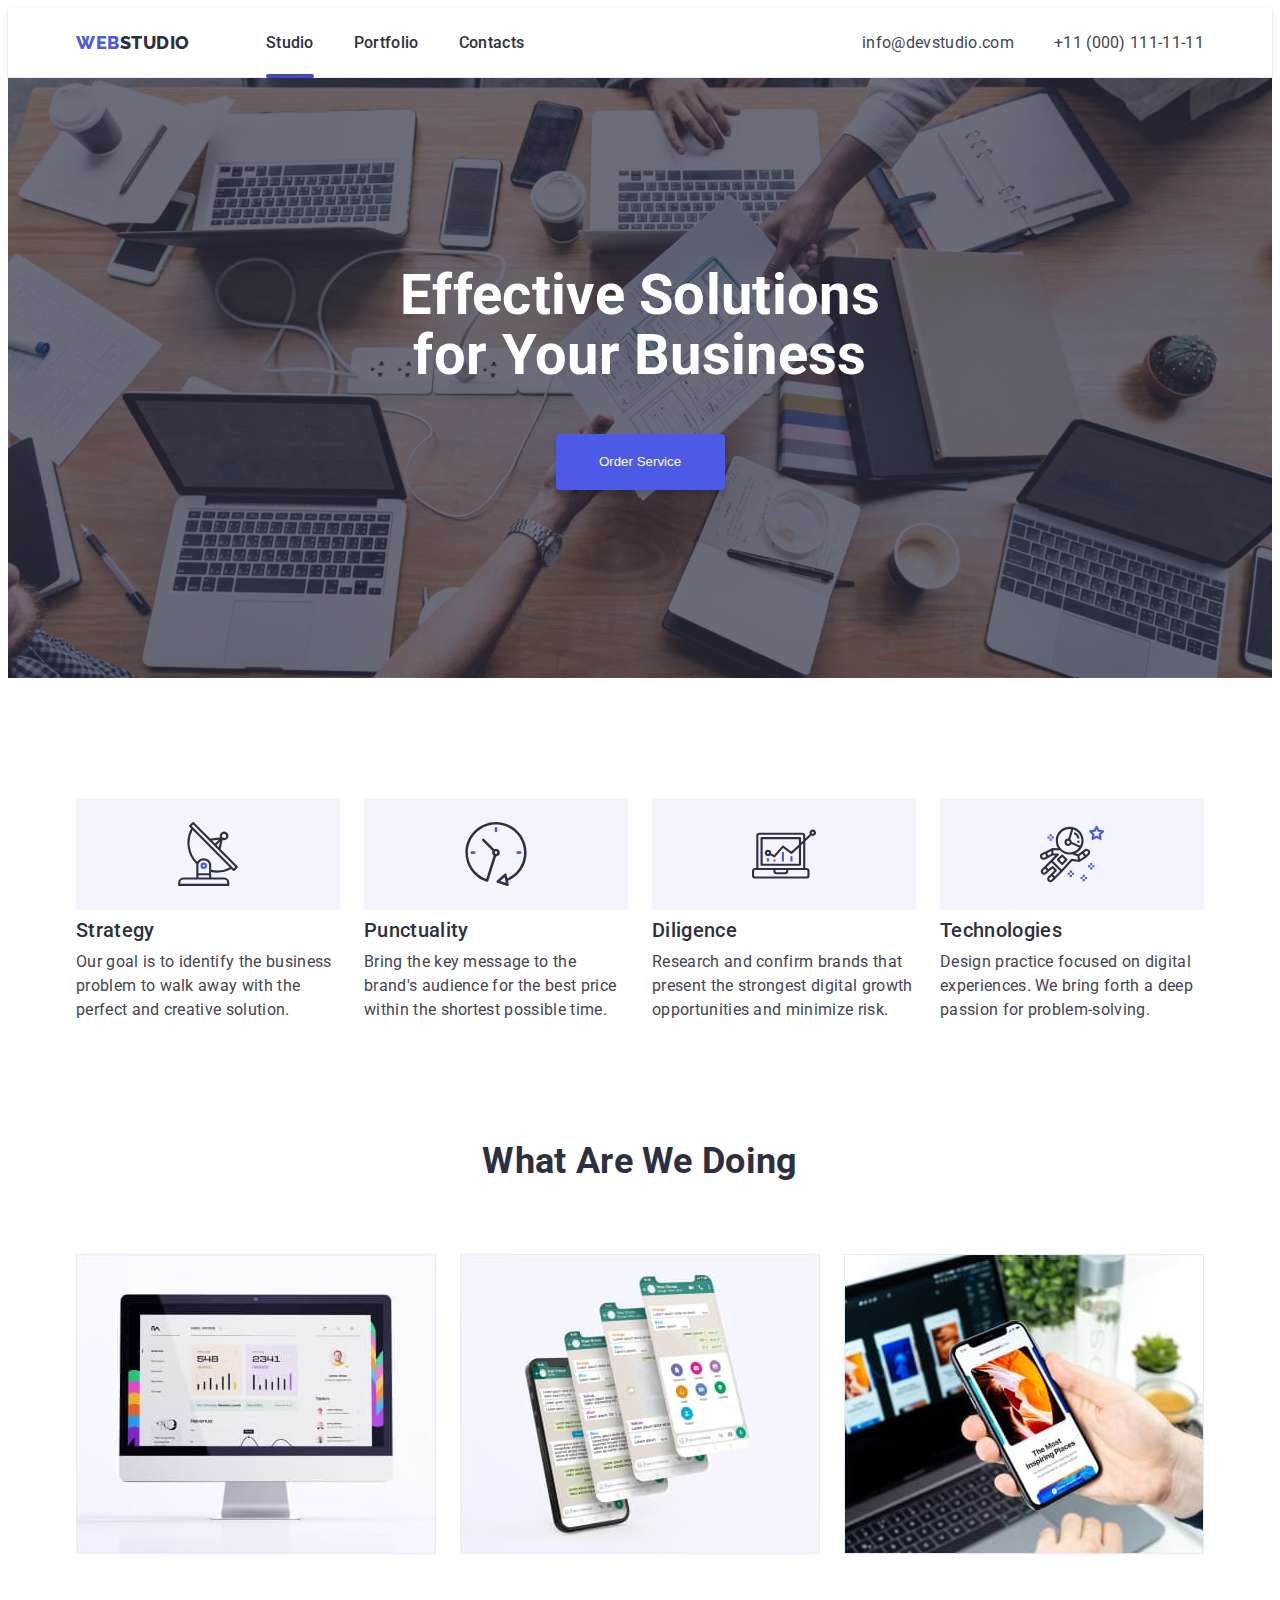
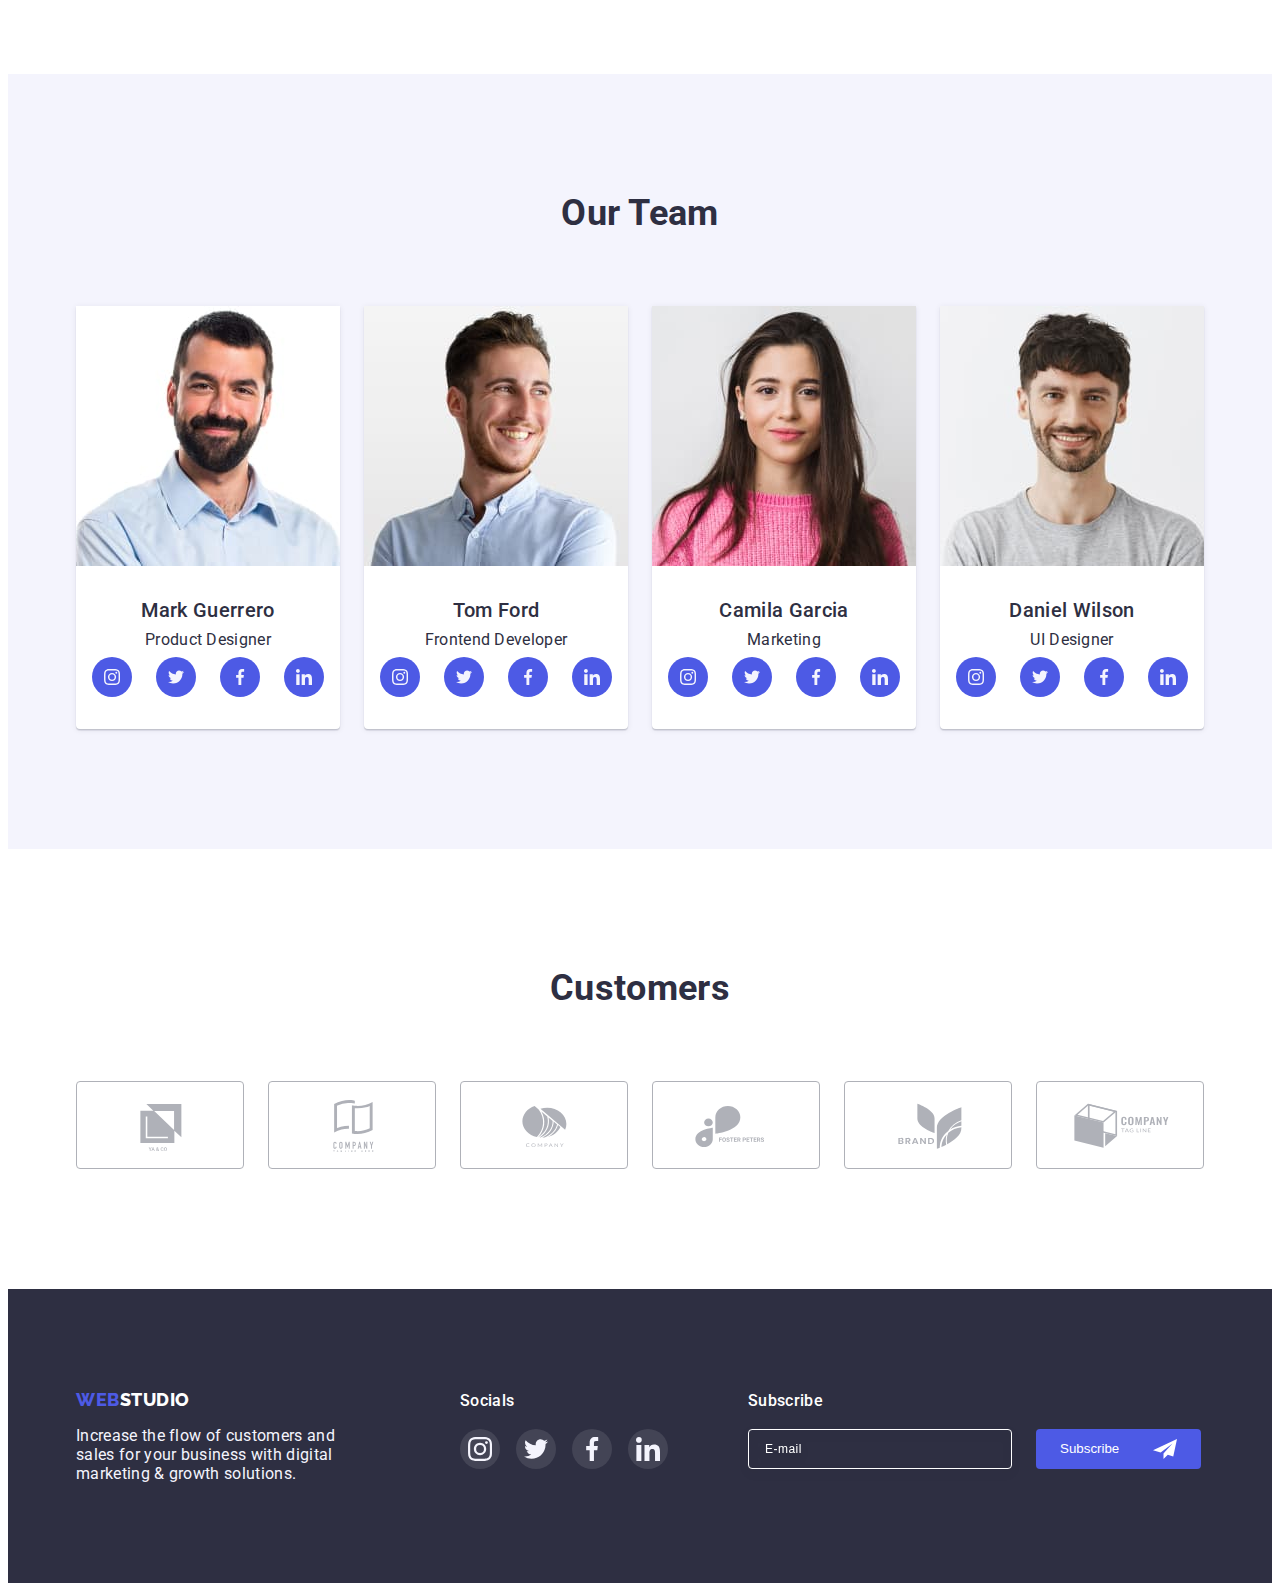
<file: index.html>
<!DOCTYPE html>
<html lang="en">
  <head>
    <meta charset="UTF-8" />
    <meta http-equiv="X-UA-Compatible" content="IE=edge" />
    <meta name="viewport" content="width=device-width, initial-scale=1.0" />
    <!-- FONTS -->
    <link
      href="https://fonts.googleapis.com/css2?family=Raleway:wght@800&family=Roboto:wght@400;500;700&display=swap"
      rel="stylesheet"
    />
    <!-- NORMALIZE -->
    <link
      rel="stylesheet"
      href="https://cdnjs.cloudflare.com/ajax/libs/modern-normalize/1.1.0/modern-normalize.min.css"
      integrity="sha512-wpPYUAdjBVSE4KJnH1VR1HeZfpl1ub8YT/NKx4PuQ5NmX2tKuGu6U/JRp5y+Y8XG2tV+wKQpNHVUX03MfMFn9Q=="
      crossorigin="anonymous"
      referrerpolicy="no-referrer"
    />
    <!-- STYLES -->
    <link rel="stylesheet" href="./css/styles.css" />
    <!-- PAGE TAB NAME -->
    <title>WebStudio</title>
  </head>
  <body>
    <!-- HEADER SECTION -->
    <header class="header-section">
      <div class="container header-container">
        <nav class="nav-section">
          <a class="logo top-logo" aria-label="WebStudio" href="./index.html"
            ><span class="web-color">WEB</span>STUDIO</a
          >
          <ul class="tab-list">
            <li class="tab-item">
              <a
                class="tab-link-item active-link"
                aria-label="Studio"
                href="./index.html"
                >Studio</a
              >
            </li>
            <li class="tab-item">
              <a
                class="tab-link-item"
                aria-label="Portfolio"
                href="./portfolio.html"
                >Portfolio</a
              >
            </li>
            <li class="tab-item">
              <a class="tab-link-item" aria-label="Contacts" href="#"
                >Contacts</a
              >
            </li>
          </ul>
        </nav>
        <address class="address-section">
          <ul class="address-list">
            <li class="address-item">
              <a
                class="address-link-item"
                aria-label="Mail"
                href="mailto:info@devstudio.com"
                >info@devstudio.com</a
              >
            </li>
            <li class="address-item">
              <a
                class="address-link-item"
                aria-label="Phone"
                href="tel:+111111111"
                >+11 (000) 111-11-11</a
              >
            </li>
          </ul>
        </address>
        <!-- MENU MOBILE BUTTON -->
        <button
          class="header-mobile-btn js-open-menu"
          type="button"
          aria-expanded="false"
          aria-controls="mobile-menu"
        >
          <svg
            class="header-mobile-btn-icon"
            aria-label="Переключатель мобильного меню"
          >
            <use href="./icons/icons.svg#burger-menu"></use>
          </svg>
        </button>
      </div>
    </header>
    <main>
      <!-- HERO SECTION -->
      <section class="hero-section overlay">
        <div class="hero-content">
          <h1 class="h1-title">Effective Solutions for Your Business</h1>
          <button class="btn hero-btn" type="button" data-modal-open>
            Order Service
          </button>
        </div>
      </section>
      <!-- FEATURES SECTION -->
      <section class="features-section">
        <div class="container features-container">
          <h2 class="h2-title visually-hidden">Features</h2>
          <ul class="features-list">
            <li class="features-item">
              <div class="features-icon-container">
                <svg width="64" height="64">
                  <use href="./icons/icons.svg#strategy"></use>
                </svg>
              </div>
              <h3 class="h3-title features-title">Strategy</h3>
              <p class="features-text">
                Our goal is to identify the business problem to walk away with
                the perfect and creative solution.
              </p>
            </li>
            <li class="features-item">
              <div class="features-icon-container">
                <svg width="64" height="64">
                  <use href="./icons/icons.svg#punctuality"></use>
                </svg>
              </div>
              <h3 class="h3-title features-title">Punctuality</h3>
              <p class="features-text">
                Bring the key message to the brand's audience for the best price
                within the shortest possible time.
              </p>
            </li>
            <li class="features-item">
              <div class="features-icon-container">
                <svg width="64" height="64">
                  <use href="./icons/icons.svg#diligence"></use>
                </svg>
              </div>
              <h3 class="h3-title features-title">Diligence</h3>
              <p class="features-text">
                Research and confirm brands that present the strongest digital
                growth opportunities and minimize risk.
              </p>
            </li>
            <li class="features-item">
              <div class="features-icon-container">
                <svg width="64" height="64">
                  <use href="./icons/icons.svg#technologies"></use>
                </svg>
              </div>
              <h3 class="h3-title features-title">Technologies</h3>
              <p class="features-text">
                Design practice focused on digital experiences. We bring forth a
                deep passion for problem-solving.
              </p>
            </li>
          </ul>
        </div>
      </section>
      <!-- WORK SECTION -->
      <section class="work-section">
        <div class="container work-container">
          <h2 class="h2-title work-title">What Are We Doing</h2>
          <ul class="work-list">
            <li class="work-item">
              <img
                srcset="
                  ./images/studio-tab/work-section/360px-300px/1st-picture-1x.jpg 1x,
                  ./images/studio-tab/work-section/360px-300px/1st-picture-2x.jpg 2x
                "
                src="./images/studio-tab/work-section/360px-300px/1st-picture-1x.jpg"
                alt="App Diagram"
                width="360"
                height="300"
              />
            </li>
            <li class="work-item">
              <img
                srcset="
                  ./images/studio-tab/work-section/360px-300px/2nd-picture-1x.jpg 1x,
                  ./images/studio-tab/work-section/360px-300px/2nd-picture-2x.jpg 2x
                "
                src="./images/studio-tab/work-section/360px-300px/2nd-picture-1x.jpg"
                alt="App Elements"
                width="360"
                height="300"
              />
            </li>
            <li class="work-item">
              <img
                srcset="
                  ./images/studio-tab/work-section/360px-300px/3d-picture-1x.jpg 1x,
                  ./images/studio-tab/work-section/360px-300px/3d-picture-2x.jpg 2x
                "
                src="./images/studio-tab/work-section/360px-300px/3d-picture-1x.jpg"
                alt="App Work Check"
                width="360"
                height="300"
              />
            </li>
          </ul>
        </div>
      </section>
      <!-- TEAM SECTION -->
      <section class="team-section">
        <div class="container team-container">
          <h2 class="h2-title team-title">Our Team</h2>
          <ul class="team-list">
            <li class="team-item">
              <img
                srcset="
                  ./images/studio-tab/team-section/264px-260px/1-mark-1x.jpg 1x,
                  ./images/studio-tab/team-section/264px-260px/1-mark-2x.jpg 2x
                "
                src="./images/studio-tab/team-section/264px-260px/1-mark-1x.jpg"
                alt="Mark Guerrero Photo"
                width="264"
                height="260"
              />
              <div class="team-item-desc">
                <h3 class="h3-title team-item-title">Mark Guerrero</h3>
                <p class="team-text">Product Designer</p>
                <ul class="team-socials-list">
                  <li class="team-socials-item">
                    <a
                      class="team-socials-item-link"
                      target="_blank"
                      rel="noopener nofollow noreferrer"
                      aria-label="Instagram"
                      href="https://instagram.com/"
                    >
                      <svg class="team-icon">
                        <use href="./icons/icons.svg#instagram"></use>
                      </svg>
                    </a>
                  </li>
                  <li class="team-socials-item">
                    <a
                      class="team-socials-item-link"
                      target="_blank"
                      rel="noopener nofollow noreferrer"
                      aria-label="Twitter"
                      href="https://twitter.com/"
                    >
                      <svg class="team-icon">
                        <use href="./icons/icons.svg#twitter"></use>
                      </svg>
                    </a>
                  </li>
                  <li class="team-socials-item">
                    <a
                      class="team-socials-item-link"
                      target="_blank"
                      rel="noopener nofollow noreferrer"
                      aria-label="Facebook"
                      href="https://facebook.com/"
                    >
                      <svg class="team-icon">
                        <use href="./icons/icons.svg#facebook"></use>
                      </svg>
                    </a>
                  </li>
                  <li class="team-socials-item">
                    <a
                      class="team-socials-item-link"
                      target="_blank"
                      rel="noopener nofollow noreferrer"
                      aria-label="LinkedIn"
                      href="https://linkedin.com/"
                    >
                      <svg class="team-icon">
                        <use href="./icons/icons.svg#linkedin"></use>
                      </svg>
                    </a>
                  </li>
                </ul>
              </div>
            </li>
            <li class="team-item">
              <img
                srcset="
                  ./images/studio-tab/team-section/264px-260px/2-tom-1x.jpg 1x,
                  ./images/studio-tab/team-section/264px-260px/2-tom-2x.jpg 2x
                "
                src="./images/studio-tab/team-section/264px-260px/2-tom-1x.jpg"
                alt="Tom Ford Photo"
                width="264"
                height="260"
              />
              <div class="team-item-desc">
                <h3 class="h3-title team-item-title">Tom Ford</h3>
                <p class="team-text">Frontend Developer</p>
                <ul class="team-socials-list">
                  <li class="team-socials-item">
                    <a
                      class="team-socials-item-link"
                      target="_blank"
                      rel="noopener nofollow noreferrer"
                      aria-label="Instagram"
                      href="https://instagram.com/"
                    >
                      <svg class="team-icon">
                        <use href="./icons/icons.svg#instagram"></use>
                      </svg>
                    </a>
                  </li>
                  <li class="team-socials-item">
                    <a
                      class="team-socials-item-link"
                      target="_blank"
                      rel="noopener nofollow noreferrer"
                      aria-label="Twitter"
                      href="https://twitter.com/"
                    >
                      <svg class="team-icon">
                        <use href="./icons/icons.svg#twitter"></use>
                      </svg>
                    </a>
                  </li>
                  <li class="team-socials-item">
                    <a
                      class="team-socials-item-link"
                      target="_blank"
                      rel="noopener nofollow noreferrer"
                      aria-label="Facebook"
                      href="https://facebook.com/"
                    >
                      <svg class="team-icon">
                        <use href="./icons/icons.svg#facebook"></use>
                      </svg>
                    </a>
                  </li>
                  <li class="team-socials-item">
                    <a
                      class="team-socials-item-link"
                      target="_blank"
                      rel="noopener nofollow noreferrer"
                      aria-label="LinkedIn"
                      href="https://linkedin.com/"
                    >
                      <svg class="team-icon">
                        <use href="./icons/icons.svg#linkedin"></use>
                      </svg>
                    </a>
                  </li>
                </ul>
              </div>
            </li>
            <li class="team-item">
              <img
                srcset="
                  ./images/studio-tab/team-section/264px-260px/3-camilla-1x.jpg 1x,
                  ./images/studio-tab/team-section/264px-260px/3-camilla-2x.jpg 2x
                "
                src="./images/studio-tab/team-section/264px-260px/3-camilla-1x.jpg"
                alt="Camila Garcia Photo"
                width="264"
                height="260"
              />
              <div class="team-item-desc">
                <h3 class="h3-title team-item-title">Camila Garcia</h3>
                <p class="team-text">Marketing</p>
                <ul class="team-socials-list">
                  <li class="team-socials-item">
                    <a
                      class="team-socials-item-link"
                      target="_blank"
                      rel="noopener nofollow noreferrer"
                      aria-label="Instagram"
                      href="https://instagram.com/"
                    >
                      <svg class="team-icon">
                        <use href="./icons/icons.svg#instagram"></use>
                      </svg>
                    </a>
                  </li>
                  <li class="team-socials-item">
                    <a
                      class="team-socials-item-link"
                      target="_blank"
                      rel="noopener nofollow noreferrer"
                      aria-label="Twitter"
                      href="https://twitter.com/"
                    >
                      <svg class="team-icon">
                        <use href="./icons/icons.svg#twitter"></use>
                      </svg>
                    </a>
                  </li>
                  <li class="team-socials-item">
                    <a
                      class="team-socials-item-link"
                      target="_blank"
                      rel="noopener nofollow noreferrer"
                      aria-label="Facebook"
                      href="https://facebook.com/"
                    >
                      <svg class="team-icon">
                        <use href="./icons/icons.svg#facebook"></use>
                      </svg>
                    </a>
                  </li>
                  <li class="team-socials-item">
                    <a
                      class="team-socials-item-link"
                      target="_blank"
                      rel="noopener nofollow noreferrer"
                      aria-label="LinkedIn"
                      href="https://linkedin.com/"
                    >
                      <svg class="team-icon">
                        <use href="./icons/icons.svg#linkedin"></use>
                      </svg>
                    </a>
                  </li>
                </ul>
              </div>
            </li>
            <li class="team-item">
              <img
                srcset="
                  ./images/studio-tab/team-section/264px-260px/4-daniel-1x.jpg 1x,
                  ./images/studio-tab/team-section/264px-260px/4-daniel-2x.jpg 2x
                "
                src="./images/studio-tab/team-section/264px-260px/4-daniel-1x.jpg"
                alt="Daniel Wilson Photo"
                width="264"
                height="260"
              />
              <div class="team-item-desc">
                <h3 class="h3-title team-item-title">Daniel Wilson</h3>
                <p class="team-text">UI Designer</p>
                <ul class="team-socials-list">
                  <li class="team-socials-item">
                    <a
                      class="team-socials-item-link"
                      target="_blank"
                      rel="noopener nofollow noreferrer"
                      aria-label="Instagram"
                      href="https://instagram.com/"
                    >
                      <svg class="team-icon">
                        <use href="./icons/icons.svg#instagram"></use>
                      </svg>
                    </a>
                  </li>
                  <li class="team-socials-item">
                    <a
                      class="team-socials-item-link"
                      target="_blank"
                      rel="noopener nofollow noreferrer"
                      aria-label="Twitter"
                      href="https://twitter.com/"
                    >
                      <svg class="team-icon">
                        <use href="./icons/icons.svg#twitter"></use>
                      </svg>
                    </a>
                  </li>
                  <li class="team-socials-item">
                    <a
                      class="team-socials-item-link"
                      target="_blank"
                      rel="noopener nofollow noreferrer"
                      aria-label="Facebook"
                      href="https://facebook.com/"
                    >
                      <svg class="team-icon">
                        <use href="./icons/icons.svg#facebook"></use>
                      </svg>
                    </a>
                  </li>
                  <li class="team-socials-item">
                    <a
                      class="team-socials-item-link"
                      target="_blank"
                      rel="noopener nofollow noreferrer"
                      aria-label="LinkedIn"
                      href="https://linkedin.com/"
                    >
                      <svg class="team-icon">
                        <use href="./icons/icons.svg#linkedin"></use>
                      </svg>
                    </a>
                  </li>
                </ul>
              </div>
            </li>
          </ul>
        </div>
      </section>
      <!-- CUSTOMERS SECTION -->
      <section class="customers-section">
        <div class="container customers-container">
          <h2 class="h2-title customers-title">Customers</h2>
          <ul class="customers-list">
            <li class="customers-item">
              <a
                class="customers-item-link"
                aria-label="Ya&Co Company"
                href="#"
              >
                <svg class="customers-icon">
                  <use href="./icons/icons.svg#ya-co"></use>
                </svg>
              </a>
            </li>
            <li class="customers-item">
              <a
                class="customers-item-link"
                aria-label="Company Tagline Here"
                href="#"
              >
                <svg class="customers-icon">
                  <use href="./icons/icons.svg#company-tagline-here"></use>
                </svg>
              </a>
            </li>
            <li class="customers-item">
              <a
                class="customers-item-link"
                aria-label="Company Company"
                href="#"
              >
                <svg class="customers-icon">
                  <use href="./icons/icons.svg#company"></use>
                </svg>
              </a>
            </li>
            <li class="customers-item">
              <a
                class="customers-item-link"
                aria-label="Foster Peters Company"
                href="#"
              >
                <svg class="customers-icon">
                  <use href="./icons/icons.svg#foster-peters"></use>
                </svg>
              </a>
            </li>
            <li class="customers-item">
              <a
                class="customers-item-link"
                aria-label="Brand Company"
                href="#"
              >
                <svg class="customers-icon">
                  <use href="./icons/icons.svg#brand"></use>
                </svg>
              </a>
            </li>
            <li class="customers-item">
              <a
                class="customers-item-link"
                aria-label="Company Tag Line"
                href="#"
              >
                <svg class="customers-icon">
                  <use href="./icons/icons.svg#company-tag-line"></use>
                </svg>
              </a>
            </li>
          </ul>
        </div>
      </section>
    </main>
    <!-- FOOTER SECTION -->
    <footer class="footer-section">
      <div class="container footer-container">
        <div class="footer-content-and-socials-container">
          <div class="footer-content">
            <a class="logo bot-logo" aria-label="WebStudio" href="./index.html"
              ><span class="web-color">WEB</span>STUDIO</a
            >
            <p class="footer-text">
              Increase the flow of customers and sales for your business with
              digital marketing & growth solutions.
            </p>
          </div>
          <div class="footer-socials-container">
            <h3 class="h3-title footer-title">Socials</h3>
            <ul class="footer-socials-list">
              <li class="footer-socials-item">
                <a
                  class="footer-socials-item-link"
                  aria-label=""
                  href="https://instagram.com/"
                  ><svg class="footer-icon">
                    <use href="./icons/icons.svg#instagram"></use></svg
                ></a>
              </li>
              <li class="footer-socials-item">
                <a
                  class="footer-socials-item-link"
                  aria-label=""
                  href="https://twitter.com/"
                  ><svg class="footer-icon">
                    <use href="./icons/icons.svg#twitter"></use></svg
                ></a>
              </li>
              <li class="footer-socials-item">
                <a
                  class="footer-socials-item-link"
                  aria-label=""
                  href="https://facebook.com/"
                  ><svg class="footer-icon">
                    <use href="./icons/icons.svg#facebook"></use></svg
                ></a>
              </li>
              <li class="footer-socials-item">
                <a
                  class="footer-socials-item-link"
                  aria-label=""
                  href="https://linkedin.com/"
                  ><svg class="footer-icon">
                    <use href="./icons/icons.svg#linkedin"></use></svg
                ></a>
              </li>
            </ul>
          </div>
        </div>
        <div class="footer-form-container">
          <h3 class="h3-title footer-title">Subscribe</h3>
          <form class="footer-form">
            <label class="visually-hidden" for="footer-email">Subsribe</label>
            <div class="footer-form-group">
              <input
                class="footer-form-input"
                type="email"
                name="email"
                id="footer-email"
                placeholder="E-mail"
              />
              <button class="btn footer-form-btn" type="submit">
                Subscribe
                <svg class="footer-form-btn-icon">
                  <use href="./icons/icons.svg#telegram"></use>
                </svg>
              </button>
            </div>
          </form>
        </div>
      </div>
    </footer>
    <!-- MODAL WINDOW -->
    <div class="modal-backdrop is-hidden" data-modal>
      <div class="modal-container">
        <button class="modal-btn-close" type="button" data-modal-close>
          <svg class="modal-btn-close-icon">
            <use href="./icons/icons.svg#close-button"></use>
          </svg>
        </button>
        <h3 class="h3-title modal-title">
          Leave your contacts and we will call you back
        </h3>
        <form class="modal-form">
          <label class="modal-input-label" for="modal-name">Name</label>
          <div class="modal-input-container">
            <input
              class="modal-input-field"
              type="text"
              name="name"
              id="modal-name"
            />
            <svg class="modal-input-icon person">
              <use href="./icons/icons.svg#person"></use>
            </svg>
          </div>
          <label class="modal-input-label" for="modal-phone">Phone</label>
          <div class="modal-input-container">
            <input
              class="modal-input-field"
              type="tel"
              name="phone"
              id="modal-phone"
            />
            <svg class="modal-input-icon">
              <use href="./icons/icons.svg#phone"></use>
            </svg>
          </div>
          <label class="modal-input-label" for="modal-email">Email</label>
          <div class="modal-input-container">
            <input
              class="modal-input-field"
              type="email"
              name="email"
              id="modal-email"
            />
            <svg class="modal-input-icon">
              <use href="./icons/icons.svg#email"></use>
            </svg>
          </div>
          <label class="modal-input-label" for="modal-comment">Comment</label>
          <textarea
            class="modal-input-field comment"
            name="comment"
            id="modal-comment"
            placeholder="Text input"
          ></textarea>
          <label class="modal-checkbox-label" for="modal-checkbox">
            <input
              class="modal-checkbox visually-hidden"
              type="checkbox"
              name="checkbox"
              id="modal-checkbox"
              required
            />
            <svg class="checkbox-icon">
              <use href="./icons/icons.svg#confirm"></use>
            </svg>
            <span class="modal-privacy-policy-text"
              >I accept the terms and conditions of the
              <a class="modal-privacy-policy-link" href="#">Privacy Policy</a>
            </span>
          </label>
          <button class="btn modal-btn-send" type="submit">Send</button>
        </form>
      </div>
    </div>
    <!-- MOBILE MENU -->
    <div class="mobile-menu-container js-menu-container" id="mobile-menu">
      <button
        class="modal-btn-close mobile-menu-btn-close js-close-menu"
        type="button"
      >
        <svg class="modal-btn-close-icon">
          <use href="./icons/icons.svg#close-button"></use>
        </svg>
      </button>
      <div class="mobile-tabs-container">
        <ul class="mobile-tabs-list">
          <li class="mobile-tabs-item">
            <a
              class="mobile-tabs-item-link active-mobile-tab"
              href="./index.html"
              >Studio</a
            >
          </li>
          <li class="mobile-tabs-item">
            <a class="mobile-tabs-item-link" href="./portfolio.html"
              >Portfolio</a
            >
          </li>
          <li class="mobile-tabs-item">
            <a class="mobile-tabs-item-link" href="">Contacts</a>
          </li>
        </ul>
      </div>
      <div class="mobile-address-and-socials-container">
        <div class="mobile-address-container">
          <ul class="mobile-address-list">
            <li class="mobile-address-item">
              <a class="mobile-address-item-link tel" href="tel:+111111111"
                >+11 (000) 111-11-11</a
              >
            </li>
            <li class="mobile-address-item">
              <a
                class="mobile-address-item-link mail"
                href="mailto:info@devstudio.com"
                >info@devstudio.com</a
              >
            </li>
          </ul>
        </div>
        <div class="mobile-socials-container">
          <ul class="team-socials-list mobile-socials-list">
            <li class="team-socials-item">
              <a
                class="team-socials-item-link"
                target="_blank"
                rel="noopener nofollow noreferrer"
                aria-label="Instagram"
                href="https://instagram.com/"
              >
                <svg class="team-icon">
                  <use href="./icons/icons.svg#instagram"></use>
                </svg>
              </a>
            </li>
            <li class="team-socials-item">
              <a
                class="team-socials-item-link"
                target="_blank"
                rel="noopener nofollow noreferrer"
                aria-label="Twitter"
                href="https://twitter.com/"
              >
                <svg class="team-icon">
                  <use href="./icons/icons.svg#twitter"></use>
                </svg>
              </a>
            </li>
            <li class="team-socials-item">
              <a
                class="team-socials-item-link"
                target="_blank"
                rel="noopener nofollow noreferrer"
                aria-label="Facebook"
                href="https://facebook.com/"
              >
                <svg class="team-icon">
                  <use href="./icons/icons.svg#facebook"></use>
                </svg>
              </a>
            </li>
            <li class="team-socials-item">
              <a
                class="team-socials-item-link"
                target="_blank"
                rel="noopener nofollow noreferrer"
                aria-label="LinkedIn"
                href="https://linkedin.com/"
              >
                <svg class="team-icon">
                  <use href="./icons/icons.svg#linkedin"></use>
                </svg>
              </a>
            </li>
          </ul>
        </div>
      </div>
    </div>
    <!-- MODAL WINDOW SCRIPT -->
    <script src="./js/modal.js"></script>
    <!-- MOBILE MENU SCRIPT -->
    <script src="./js/mobile-menu.js"></script>
  </body>
</html>
</file>
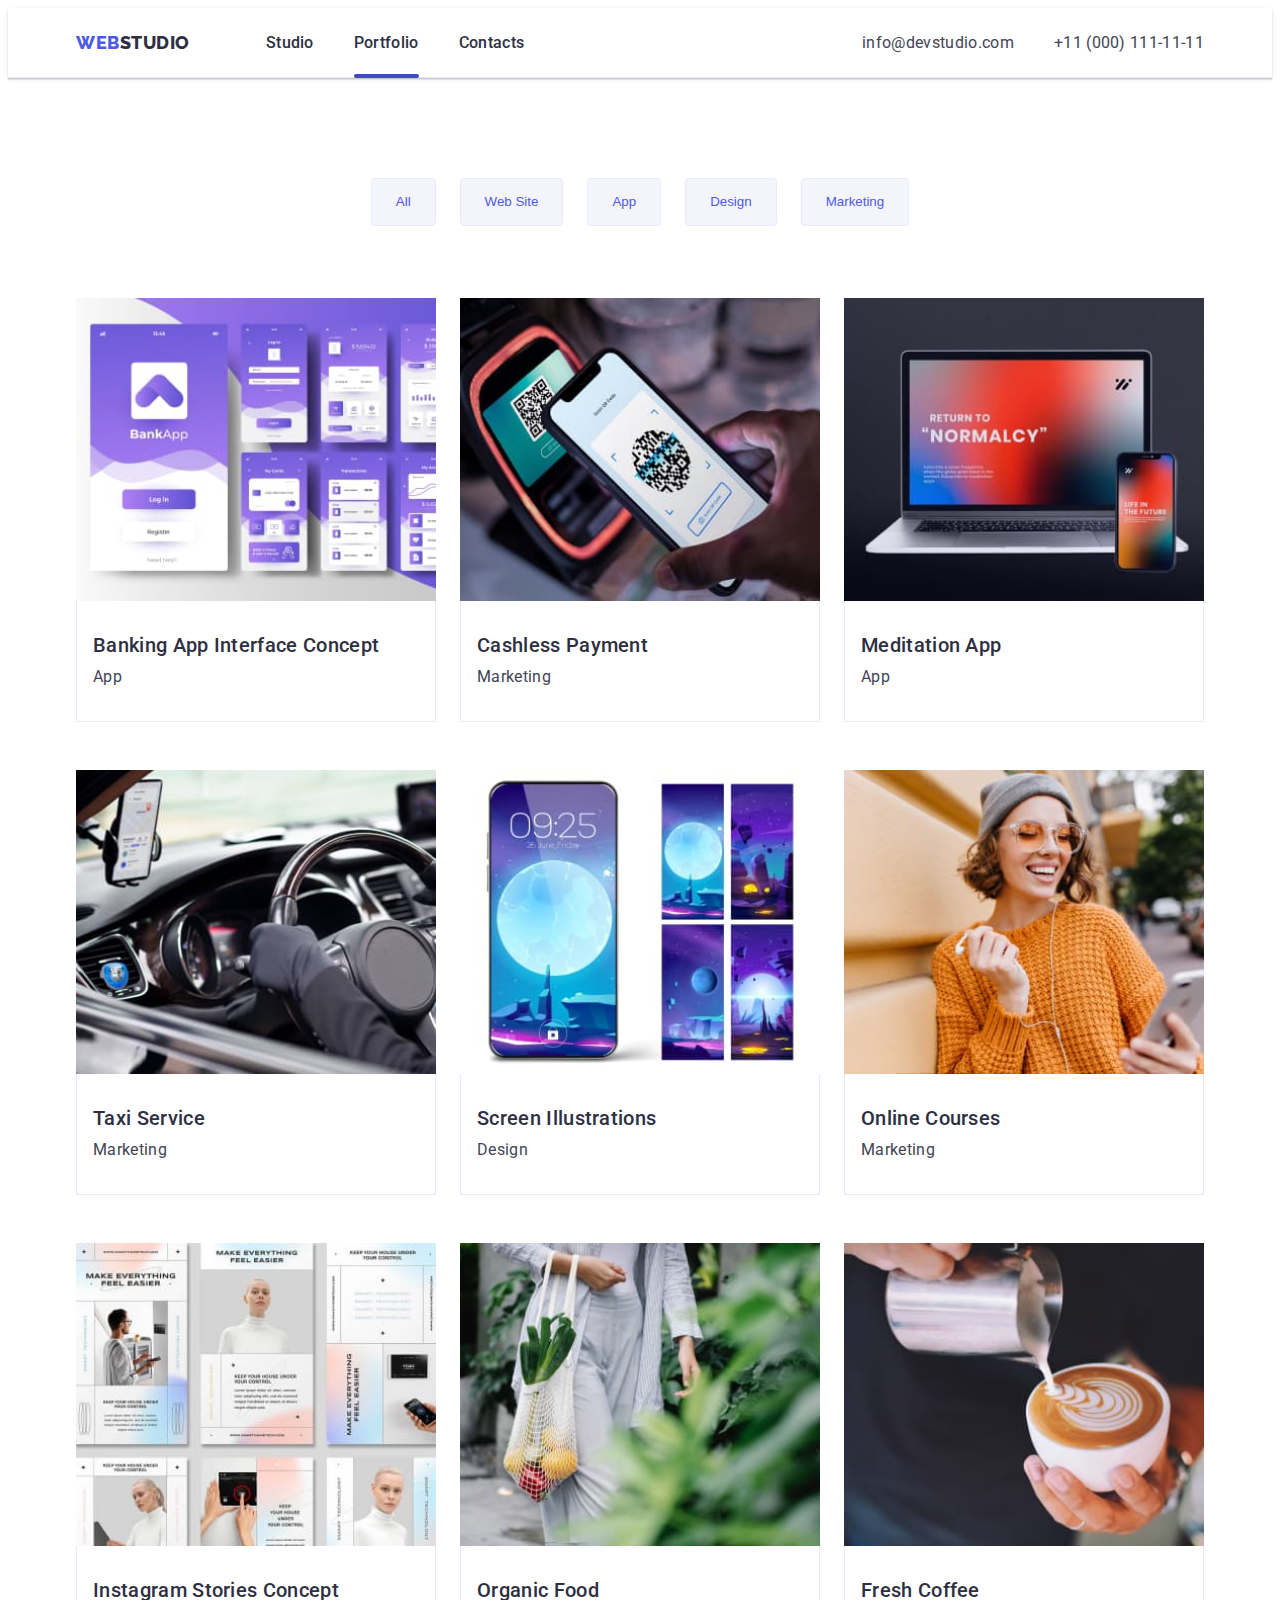
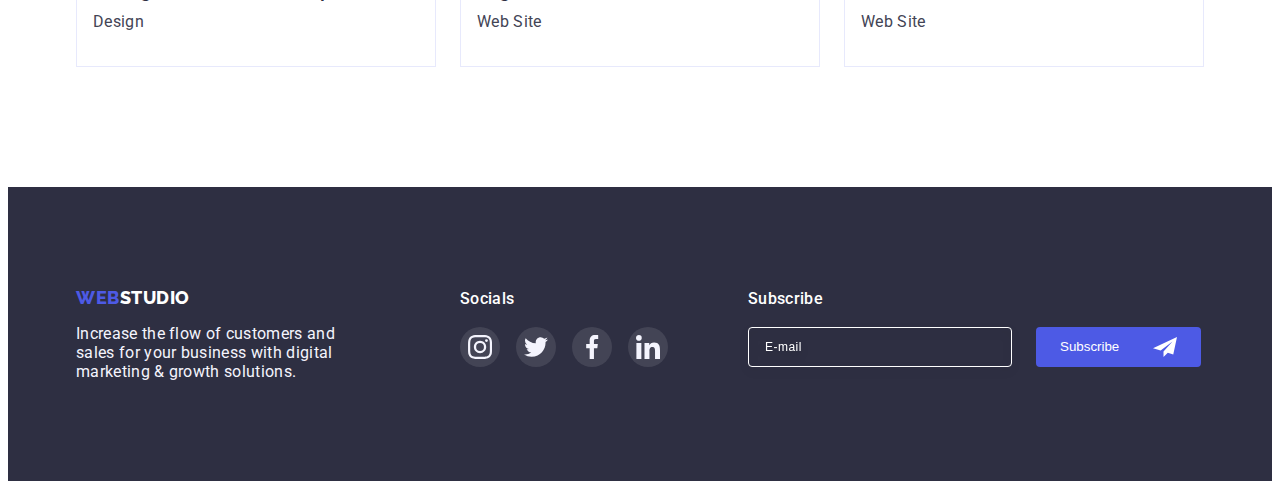
<file: portfolio.html>
<!DOCTYPE html>
<html lang="en">
  <head>
    <meta charset="UTF-8" />
    <meta http-equiv="X-UA-Compatible" content="IE=edge" />
    <meta name="viewport" content="width=device-width, initial-scale=1.0" />
    <!-- FONTS -->
    <link
      href="https://fonts.googleapis.com/css2?family=Raleway:wght@800&family=Roboto:wght@400;500;700&display=swap"
      rel="stylesheet"
    />
    <!-- NORMALIZE -->
    <link
      rel="stylesheet"
      href="https://cdnjs.cloudflare.com/ajax/libs/modern-normalize/1.1.0/modern-normalize.min.css"
      integrity="sha512-wpPYUAdjBVSE4KJnH1VR1HeZfpl1ub8YT/NKx4PuQ5NmX2tKuGu6U/JRp5y+Y8XG2tV+wKQpNHVUX03MfMFn9Q=="
      crossorigin="anonymous"
      referrerpolicy="no-referrer"
    />
    <!-- STYLES -->
    <link rel="stylesheet" href="./css/styles.css" />
    <!-- PAGE TAB NAME -->
    <title>Portfolio</title>
  </head>
  <body>
    <!-- HEADER SECTION -->
    <header class="header-section">
      <div class="container header-container">
        <nav class="nav-section">
          <a class="logo top-logo" aria-label="WebStudio" href="./index.html"
            ><span class="web-color">WEB</span>STUDIO</a
          >
          <ul class="tab-list">
            <li class="tab-item">
              <a class="tab-link-item" aria-label="Studio" href="./index.html"
                >Studio</a
              >
            </li>
            <li class="tab-item">
              <a
                class="tab-link-item active-link"
                aria-label="Portfolio"
                href="./portfolio.html"
                >Portfolio</a
              >
            </li>
            <li class="tab-item">
              <a class="tab-link-item" aria-label="Contacts" href="#"
                >Contacts</a
              >
            </li>
          </ul>
        </nav>
        <address class="address-section">
          <ul class="address-list">
            <li class="address-item">
              <a
                class="address-link-item"
                aria-label="Mail"
                href="mailto:info@devstudio.com"
                >info@devstudio.com</a
              >
            </li>
            <li class="address-item">
              <a
                class="address-link-item"
                aria-label="Phone"
                href="tel:+111111111"
                >+11 (000) 111-11-11</a
              >
            </li>
          </ul>
        </address>
        <!-- MENU MOBILE BUTTON -->
        <button
          class="header-mobile-btn js-open-menu"
          type="button"
          aria-expanded="false"
          aria-controls="mobile-menu"
        >
          <svg
            class="header-mobile-btn-icon"
            aria-label="Переключатель мобильного меню"
          >
            <use href="./icons/icons.svg#burger-menu"></use>
          </svg>
        </button>
      </div>
    </header>
    <main>
      <!-- BUTTONS SECTION -->
      <section class="portfolio-section">
        <div class="container">
          <h2 class="h2-title visually-hidden">List Of Buttons</h2>
          <ul class="portfolio-btns-list">
            <li class="portfolion-btns-item">
              <button class="btn portfolio-btn" type="button">All</button>
            </li>
            <li class="portfolion-btns-item">
              <button class="btn portfolio-btn" type="button">Web Site</button>
            </li>
            <li class="portfolion-btns-item">
              <button class="btn portfolio-btn" type="button">App</button>
            </li>
            <li class="portfolion-btns-item">
              <button class="btn portfolio-btn" type="button">Design</button>
            </li>
            <li class="portfolion-btns-item">
              <button class="btn portfolio-btn" type="button">Marketing</button>
            </li>
          </ul>
          <h2 class="h2-title visually-hidden">List Of Cards</h2>
          <ul class="portfolio-imgs-list">
            <li class="portfolio-imgs-item">
              <a class="portfolio-imgs-item-link" href="#">
                <div class="portfolio-overlay-container">
                  <picture>
                    <source
                      srcset="
                        ./images/portfolio-tab/portfolio-section/396px-280px/1-banking-app-interface-concept-1x.jpg 1x,
                        ./images/portfolio-tab/portfolio-section/396px-280px/1-banking-app-interface-concept-2x.jpg 2x
                      "
                      media="(max-width: 767px)"
                    />
                    <source
                      srcset="
                        ./images/portfolio-tab/portfolio-section/356px-300px/1-banking-app-interface-concept-1x.jpg 1x,
                        ./images/portfolio-tab/portfolio-section/356px-300px/1-banking-app-interface-concept-2x.jpg 2x
                      "
                      media="(min-width: 768px)"
                    />
                    <source
                      srcset="
                        ./images/portfolio-tab/portfolio-section/360px-300px/1-banking-app-interface-concept-1x.jpg 1x,
                        ./images/portfolio-tab/portfolio-section/360px-300px/1-banking-app-interface-concept-2x.jpg 2x
                      "
                      media="(min-width: 1200px)"
                    />
                    <img
                      src="./images/portfolio-tab/portfolio-section/360px-300px/1-banking-app-interface-concept-1x.jpg"
                      alt="Banking App Interface Concept"
                      width="360"
                      height="300"
                    />
                  </picture>
                  <div class="portfolio-overlay">
                    <p class="portfolio-overlay-text">
                      14 Stylish and User-Friendly App Design Concepts · Task
                      Manager App · Calorie Tracker App · Exotic Fruit Ecommerce
                      App · Cloud Storage App
                    </p>
                  </div>
                </div>
                <div class="portfolio-imgs-item-desc">
                  <h3 class="h3-title portfolio-title">
                    Banking App Interface Concept
                  </h3>
                  <p class="portfolio-imgs-item-type">App</p>
                </div>
              </a>
            </li>
            <li class="portfolio-imgs-item">
              <a class="portfolio-imgs-item-link" href="#">
                <div class="portfolio-overlay-container">
                  <picture>
                    <source
                      srcset="
                        ./images/portfolio-tab/portfolio-section/396px-280px/2-cashless-payment-1x.jpg 1x,
                        ./images/portfolio-tab/portfolio-section/396px-280px/2-cashless-payment-2x.jpg 2x
                      "
                      media="(max-width: 767px)"
                    />
                    <source
                      srcset="
                        ./images/portfolio-tab/portfolio-section/356px-300px/2-cashless-payment-1x.jpg 1x,
                        ./images/portfolio-tab/portfolio-section/356px-300px/2-cashless-payment-2x.jpg 2x
                      "
                      media="(min-width: 768px)"
                    />
                    <source
                      srcset="
                        ./images/portfolio-tab/portfolio-section/360px-300px/2-cashless-payment-1x.jpg 1x,
                        ./images/portfolio-tab/portfolio-section/360px-300px/2-cashless-payment-2x.jpg 2x
                      "
                      media="(min-width: 1200px)"
                    />
                    <img
                      src="./images/portfolio-tab/portfolio-section/360px-300px/2-cashless-payment-1x.jpg"
                      alt="Cashless Payment"
                      width="360"
                      height="300"
                    />
                  </picture>
                  <div class="portfolio-overlay">
                    <p class="portfolio-overlay-text">
                      14 Stylish and User-Friendly App Design Concepts · Task
                      Manager App · Calorie Tracker App · Exotic Fruit Ecommerce
                      App · Cloud Storage App
                    </p>
                  </div>
                </div>
                <div class="portfolio-imgs-item-desc">
                  <h3 class="h3-title portfolio-title">Cashless Payment</h3>
                  <p class="portfolio-imgs-item-type">Marketing</p>
                </div>
              </a>
            </li>
            <li class="portfolio-imgs-item">
              <a class="portfolio-imgs-item-link" href="#">
                <div class="portfolio-overlay-container">
                  <picture>
                    <source
                      srcset="
                        ./images/portfolio-tab/portfolio-section/396px-280px/3-meditation-app-1x.jpg 1x,
                        ./images/portfolio-tab/portfolio-section/396px-280px/3-meditation-app-2x.jpg 2x
                      "
                      media="(max-width: 767px)"
                    />
                    <source
                      srcset="
                        ./images/portfolio-tab/portfolio-section/356px-300px/3-meditation-app-1x.jpg 1x,
                        ./images/portfolio-tab/portfolio-section/356px-300px/3-meditation-app-2x.jpg 2x
                      "
                      media="(min-width: 768px)"
                    />
                    <source
                      srcset="
                        ./images/portfolio-tab/portfolio-section/360px-300px/3-meditation-app-1x.jpg 1x,
                        ./images/portfolio-tab/portfolio-section/360px-300px/3-meditation-app-2x.jpg 2x
                      "
                      media="(min-width: 1200px)"
                    />
                    <img
                      src="./images/portfolio-tab/portfolio-section/360px-300px/3-meditation-app-1x.jpg"
                      alt="Meditation App"
                      width="360"
                      height="300"
                    />
                  </picture>
                  <div class="portfolio-overlay">
                    <p class="portfolio-overlay-text">
                      14 Stylish and User-Friendly App Design Concepts · Task
                      Manager App · Calorie Tracker App · Exotic Fruit Ecommerce
                      App · Cloud Storage App
                    </p>
                  </div>
                </div>
                <div class="portfolio-imgs-item-desc">
                  <h3 class="h3-title portfolio-title">Meditation App</h3>
                  <p class="portfolio-imgs-item-type">App</p>
                </div>
              </a>
            </li>
            <li class="portfolio-imgs-item">
              <a class="portfolio-imgs-item-link" href="#">
                <div class="portfolio-overlay-container">
                  <picture>
                    <source
                      srcset="
                        ./images/portfolio-tab/portfolio-section/396px-280px/4-taxi-service-1x.jpg 1x,
                        ./images/portfolio-tab/portfolio-section/396px-280px/4-taxi-service-2x.jpg 2x
                      "
                      media="(max-width: 767px)"
                    />
                    <source
                      srcset="
                        ./images/portfolio-tab/portfolio-section/356px-300px/4-taxi-service-1x.jpg 1x,
                        ./images/portfolio-tab/portfolio-section/356px-300px/4-taxi-service-2x.jpg 2x
                      "
                      media="(min-width: 768px)"
                    />
                    <source
                      srcset="
                        ./images/portfolio-tab/portfolio-section/360px-300px/4-taxi-service-1x.jpg 1x,
                        ./images/portfolio-tab/portfolio-section/360px-300px/4-taxi-service-2x.jpg 2x
                      "
                      media="(min-width: 1200px)"
                    />
                    <img
                      src="./images/portfolio-tab/portfolio-section/360px-300px/4-taxi-service-1x.jpg"
                      alt="Taxi Service"
                      width="360"
                      height="300"
                    />
                  </picture>
                  <div class="portfolio-overlay">
                    <p class="portfolio-overlay-text">
                      14 Stylish and User-Friendly App Design Concepts · Task
                      Manager App · Calorie Tracker App · Exotic Fruit Ecommerce
                      App · Cloud Storage App
                    </p>
                  </div>
                </div>
                <div class="portfolio-imgs-item-desc">
                  <h3 class="h3-title portfolio-title">Taxi Service</h3>
                  <p class="portfolio-imgs-item-type">Marketing</p>
                </div>
              </a>
            </li>
            <li class="portfolio-imgs-item">
              <a class="portfolio-imgs-item-link" href="#">
                <div class="portfolio-overlay-container">
                  <picture>
                    <source
                      srcset="
                        ./images/portfolio-tab/portfolio-section/396px-280px/5-screen-illustrations-1x.jpg 1x,
                        ./images/portfolio-tab/portfolio-section/396px-280px/5-screen-illustrations-2x.jpg 2x
                      "
                      media="(max-width: 767px)"
                    />
                    <source
                      srcset="
                        ./images/portfolio-tab/portfolio-section/356px-300px/5-screen-illustrations-1x.jpg 1x,
                        ./images/portfolio-tab/portfolio-section/356px-300px/5-screen-illustrations-2x.jpg 2x
                      "
                      media="(min-width: 768px)"
                    />
                    <source
                      srcset="
                        ./images/portfolio-tab/portfolio-section/360px-300px/5-screen-illustrations-1x.jpg 1x,
                        ./images/portfolio-tab/portfolio-section/360px-300px/5-screen-illustrations-2x.jpg 2x
                      "
                      media="(min-width: 1200px)"
                    />
                    <img
                      src="./images/portfolio-tab/portfolio-section/360px-300px/5-screen-illustrations-1x.jpg"
                      alt="Screen Illustrations"
                      width="360"
                      height="300"
                    />
                  </picture>
                  <div class="portfolio-overlay">
                    <p class="portfolio-overlay-text">
                      14 Stylish and User-Friendly App Design Concepts · Task
                      Manager App · Calorie Tracker App · Exotic Fruit Ecommerce
                      App · Cloud Storage App
                    </p>
                  </div>
                </div>
                <div class="portfolio-imgs-item-desc">
                  <h3 class="h3-title portfolio-title">Screen Illustrations</h3>
                  <p class="portfolio-imgs-item-type">Design</p>
                </div>
              </a>
            </li>
            <li class="portfolio-imgs-item">
              <a class="portfolio-imgs-item-link" href="#">
                <div class="portfolio-overlay-container">
                  <picture>
                    <source
                      srcset="
                        ./images/portfolio-tab/portfolio-section/396px-280px/6-online-courses-1x.jpg 1x,
                        ./images/portfolio-tab/portfolio-section/396px-280px/6-online-courses-2x.jpg 2x
                      "
                      media="(max-width: 767px)"
                    />
                    <source
                      srcset="
                        ./images/portfolio-tab/portfolio-section/356px-300px/6-online-courses-1x.jpg 1x,
                        ./images/portfolio-tab/portfolio-section/356px-300px/6-online-courses-2x.jpg 2x
                      "
                      media="(min-width: 768px)"
                    />
                    <source
                      srcset="
                        ./images/portfolio-tab/portfolio-section/360px-300px/6-online-courses-1x.jpg 1x,
                        ./images/portfolio-tab/portfolio-section/360px-300px/6-online-courses-2x.jpg 2x
                      "
                      media="(min-width: 1200px)"
                    />
                    <img
                      src="./images/portfolio-tab/portfolio-section/360px-300px/6-online-courses-1x.jpg"
                      alt="Online Courses"
                      width="360"
                      height="300"
                    />
                  </picture>
                  <div class="portfolio-overlay">
                    <p class="portfolio-overlay-text">
                      14 Stylish and User-Friendly App Design Concepts · Task
                      Manager App · Calorie Tracker App · Exotic Fruit Ecommerce
                      App · Cloud Storage App
                    </p>
                  </div>
                </div>
                <div class="portfolio-imgs-item-desc">
                  <h3 class="h3-title portfolio-title">Online Courses</h3>
                  <p class="portfolio-imgs-item-type">Marketing</p>
                </div>
              </a>
            </li>
            <li class="portfolio-imgs-item">
              <a class="portfolio-imgs-item-link" href="#">
                <div class="portfolio-overlay-container">
                  <picture>
                    <source
                      srcset="
                        ./images/portfolio-tab/portfolio-section/396px-280px/7-instagram-stories-concept-1x.jpg 1x,
                        ./images/portfolio-tab/portfolio-section/396px-280px/7-instagram-stories-concept-2x.jpg 2x
                      "
                      media="(max-width: 767px)"
                    />
                    <source
                      srcset="
                        ./images/portfolio-tab/portfolio-section/356px-300px/7-instagram-stories-concept-1x.jpg 1x,
                        ./images/portfolio-tab/portfolio-section/356px-300px/7-instagram-stories-concept-2x.jpg 2x
                      "
                      media="(min-width: 768px)"
                    />
                    <source
                      srcset="
                        ./images/portfolio-tab/portfolio-section/360px-300px/7-instagram-stories-concept-1x.jpg 1x,
                        ./images/portfolio-tab/portfolio-section/360px-300px/7-instagram-stories-concept-2x.jpg 2x
                      "
                      media="(min-width: 1200px)"
                    />
                    <img
                      src="./images/portfolio-tab/portfolio-section/360px-300px/7-instagram-stories-concept-1x.jpg"
                      alt="Instagram Stories Concept"
                      width="360"
                      height="300"
                    />
                  </picture>
                  <div class="portfolio-overlay">
                    <p class="portfolio-overlay-text">
                      14 Stylish and User-Friendly App Design Concepts · Task
                      Manager App · Calorie Tracker App · Exotic Fruit Ecommerce
                      App · Cloud Storage App
                    </p>
                  </div>
                </div>
                <div class="portfolio-imgs-item-desc">
                  <h3 class="h3-title portfolio-title">
                    Instagram Stories Concept
                  </h3>
                  <p class="portfolio-imgs-item-type">Design</p>
                </div>
              </a>
            </li>
            <li class="portfolio-imgs-item">
              <a class="portfolio-imgs-item-link" href="#">
                <div class="portfolio-overlay-container">
                  <picture>
                    <source
                      srcset="
                        ./images/portfolio-tab/portfolio-section/396px-280px/8-organic-food-1x.jpg 1x,
                        ./images/portfolio-tab/portfolio-section/396px-280px/8-organic-food-2x.jpg 2x
                      "
                      media="(max-width: 767px)"
                    />
                    <source
                      srcset="
                        ./images/portfolio-tab/portfolio-section/356px-300px/8-organic-food-1x.jpg 1x,
                        ./images/portfolio-tab/portfolio-section/356px-300px/8-organic-food-2x.jpg 2x
                      "
                      media="(min-width: 768px)"
                    />
                    <source
                      srcset="
                        ./images/portfolio-tab/portfolio-section/360px-300px/8-organic-food-1x.jpg 1x,
                        ./images/portfolio-tab/portfolio-section/360px-300px/8-organic-food-2x.jpg 2x
                      "
                      media="(min-width: 1200px)"
                    />
                    <img
                      src="./images/portfolio-tab/portfolio-section/360px-300px/8-organic-food-1x.jpg"
                      alt="Organic Food"
                      width="360"
                      height="300"
                    />
                  </picture>
                  <div class="portfolio-overlay">
                    <p class="portfolio-overlay-text">
                      14 Stylish and User-Friendly App Design Concepts · Task
                      Manager App · Calorie Tracker App · Exotic Fruit Ecommerce
                      App · Cloud Storage App
                    </p>
                  </div>
                </div>
                <div class="portfolio-imgs-item-desc">
                  <h3 class="h3-title portfolio-title">Organic Food</h3>
                  <p class="portfolio-imgs-item-type">Web Site</p>
                </div>
              </a>
            </li>
            <li class="portfolio-imgs-item">
              <a class="portfolio-imgs-item-link" href="#">
                <div class="portfolio-overlay-container">
                  <picture>
                    <source
                      srcset="
                        ./images/portfolio-tab/portfolio-section/396px-280px/9-fresh-coffee-1x.jpg 1x,
                        ./images/portfolio-tab/portfolio-section/396px-280px/9-fresh-coffee-2x.jpg 2x
                      "
                      media="(max-width: 767px)"
                    />
                    <source
                      srcset="
                        ./images/portfolio-tab/portfolio-section/356px-300px/9-fresh-coffee-1x.jpg 1x,
                        ./images/portfolio-tab/portfolio-section/356px-300px/9-fresh-coffee-2x.jpg 2x
                      "
                      media="(min-width: 768px)"
                    />
                    <source
                      srcset="
                        ./images/portfolio-tab/portfolio-section/360px-300px/9-fresh-coffee-1x.jpg 1x,
                        ./images/portfolio-tab/portfolio-section/360px-300px/9-fresh-coffee-2x.jpg 2x
                      "
                      media="(min-width: 1200px)"
                    />
                    <img
                      src="./images/portfolio-tab/portfolio-section/360px-300px/9-fresh-coffee-1x.jpg"
                      alt="Fresh Coffee"
                      width="360"
                      height="300"
                    />
                  </picture>
                  <div class="portfolio-overlay">
                    <p class="portfolio-overlay-text">
                      14 Stylish and User-Friendly App Design Concepts · Task
                      Manager App · Calorie Tracker App · Exotic Fruit Ecommerce
                      App · Cloud Storage App
                    </p>
                  </div>
                </div>
                <div class="portfolio-imgs-item-desc">
                  <h3 class="h3-title portfolio-title">Fresh Coffee</h3>
                  <p class="portfolio-imgs-item-type">Web Site</p>
                </div>
              </a>
            </li>
          </ul>
        </div>
      </section>
    </main>
    <!-- FOOTER SECTION -->
    <footer class="footer-section">
      <div class="container footer-container">
        <div class="footer-content-and-socials-container">
          <div class="footer-content">
            <a class="logo bot-logo" aria-label="WebStudio" href="./index.html"
              ><span class="web-color">WEB</span>STUDIO</a
            >
            <p class="footer-text">
              Increase the flow of customers and sales for your business with
              digital marketing & growth solutions.
            </p>
          </div>
          <div class="footer-socials-container">
            <h3 class="h3-title footer-title">Socials</h3>
            <ul class="footer-socials-list">
              <li class="footer-socials-item">
                <a
                  class="footer-socials-item-link"
                  aria-label=""
                  href="https://instagram.com/"
                  ><svg class="footer-icon">
                    <use href="./icons/icons.svg#instagram"></use></svg
                ></a>
              </li>
              <li class="footer-socials-item">
                <a
                  class="footer-socials-item-link"
                  aria-label=""
                  href="https://twitter.com/"
                  ><svg class="footer-icon">
                    <use href="./icons/icons.svg#twitter"></use></svg
                ></a>
              </li>
              <li class="footer-socials-item">
                <a
                  class="footer-socials-item-link"
                  aria-label=""
                  href="https://facebook.com/"
                  ><svg class="footer-icon">
                    <use href="./icons/icons.svg#facebook"></use></svg
                ></a>
              </li>
              <li class="footer-socials-item">
                <a
                  class="footer-socials-item-link"
                  aria-label=""
                  href="https://linkedin.com/"
                  ><svg class="footer-icon">
                    <use href="./icons/icons.svg#linkedin"></use></svg
                ></a>
              </li>
            </ul>
          </div>
        </div>
        <div class="footer-form-container">
          <h3 class="h3-title footer-title">Subscribe</h3>
          <form class="footer-form">
            <label class="visually-hidden" for="footer-email">Subsribe</label>
            <div class="footer-form-group">
              <input
                class="footer-form-input"
                type="email"
                name="email"
                id="footer-email"
                placeholder="E-mail"
              />
              <button class="btn footer-form-btn" type="submit">
                Subscribe
                <svg class="footer-form-btn-icon">
                  <use href="./icons/icons.svg#telegram"></use>
                </svg>
              </button>
            </div>
          </form>
        </div>
      </div>
    </footer>
    <!-- MOBILE MENU -->
    <div class="mobile-menu-container js-menu-container" id="mobile-menu">
      <button
        class="modal-btn-close mobile-menu-btn-close js-close-menu"
        type="button"
      >
        <svg class="modal-btn-close-icon">
          <use href="./icons/icons.svg#close-button"></use>
        </svg>
      </button>
      <div class="mobile-tabs-container">
        <ul class="mobile-tabs-list">
          <li class="mobile-tabs-item">
            <a class="mobile-tabs-item-link" href="./index.html">Studio</a>
          </li>
          <li class="mobile-tabs-item">
            <a
              class="mobile-tabs-item-link active-mobile-tab"
              href="./portfolio.html"
              >Portfolio</a
            >
          </li>
          <li class="mobile-tabs-item">
            <a class="mobile-tabs-item-link" href="">Contacts</a>
          </li>
        </ul>
      </div>
      <div class="mobile-address-and-socials-container">
        <div class="mobile-address-container">
          <ul class="mobile-address-list">
            <li class="mobile-address-item">
              <a class="mobile-address-item-link tel" href="tel:+111111111"
                >+11 (000) 111-11-11</a
              >
            </li>
            <li class="mobile-address-item">
              <a
                class="mobile-address-item-link mail"
                href="mailto:info@devstudio.com"
                >info@devstudio.com</a
              >
            </li>
          </ul>
        </div>
        <div class="mobile-socials-container">
          <ul class="team-socials-list mobile-socials-list">
            <li class="team-socials-item">
              <a
                class="team-socials-item-link"
                target="_blank"
                rel="noopener nofollow noreferrer"
                aria-label="Instagram"
                href="https://instagram.com/"
              >
                <svg class="team-icon">
                  <use href="./icons/icons.svg#instagram"></use>
                </svg>
              </a>
            </li>
            <li class="team-socials-item">
              <a
                class="team-socials-item-link"
                target="_blank"
                rel="noopener nofollow noreferrer"
                aria-label="Twitter"
                href="https://twitter.com/"
              >
                <svg class="team-icon">
                  <use href="./icons/icons.svg#twitter"></use>
                </svg>
              </a>
            </li>
            <li class="team-socials-item">
              <a
                class="team-socials-item-link"
                target="_blank"
                rel="noopener nofollow noreferrer"
                aria-label="Facebook"
                href="https://facebook.com/"
              >
                <svg class="team-icon">
                  <use href="./icons/icons.svg#facebook"></use>
                </svg>
              </a>
            </li>
            <li class="team-socials-item">
              <a
                class="team-socials-item-link"
                target="_blank"
                rel="noopener nofollow noreferrer"
                aria-label="LinkedIn"
                href="https://linkedin.com/"
              >
                <svg class="team-icon">
                  <use href="./icons/icons.svg#linkedin"></use>
                </svg>
              </a>
            </li>
          </ul>
        </div>
      </div>
    </div>
    <!-- MOBILE WINDOW SCRIPT -->
    <script src="./js/mobile-menu.js"></script>
  </body>
</html>
</file>
<file: css/styles.css>
body {
    font-family: Roboto, sans-serif;
    font-style: normal;
    font-weight: 400;
    font-size: 16px;
    letter-spacing: 0.02em;
    color: var(--var-2-navy-blue);
}

/* VARIABLES */

:root {
    --var-1-iris: #4D5AE5;
    --var-2-navy-blue: #2E2F42;
    --var-3-slate: #434455;
    --var-4-white: #FFFFFF;
    --var-5-cornflower: #E7E9FC;
    --var-6-ocean: #404BBF;
    --var-7-cloud: #F4F4FD;
    --var-8-light-slate: #AFB1B8;
    --var-9-green: #31D0AA;
    --var-10-dairy: #FCFCFC;
    --animation: 250ms cubic-bezier(0.4, 0, 0.2, 1);
}

/* RESETS */

*,
::after,
::before {
    box-sizing: border-box;
}

h1,
h2,
h3,
h4,
h5,
h6,
p {
    margin: 0;
}


a {
    text-decoration: none;
    color: inherit;
}

ol,
ul {
    list-style: none;
    margin: 0;
    padding: 0;
}

img {
    display: block;
    max-width: 100%;
    height: auto;
}

textarea {
    resize: none;
}

/* HIDDEN CONTENT */

.visually-hidden {
    position: absolute;
    width: 1px;
    height: 1px;
    margin: -1px;
    border: 0;
    padding: 0;
    white-space: nowrap;
    clip-path: inset(100%);
    clip: rect(0 0 0 0);
    overflow: hidden;
}

/* ALL BUTTONS */

.btn {
    display: inline-block;
    padding: 16px 32px;
    border-radius: 4px;
    cursor: pointer;
}

/* CONTAINER */

/* Responsive Mobile Container */
.container {
    margin-left: auto;
    margin-right: auto;
    padding: 0px 16px;
}

/* Mobile Container */
@media screen and (min-width: 428px) and (max-width: 767px) {
    .container {
        width: 428px;
    }
}

/* Tablet Container */
@media screen and (min-width: 768px) and (max-width: 1199px) {
    .container {
        width: 768px;
    }
}

/* PC Container */
@media screen and (min-width: 1200px) {
    .container {
        width: 1158px;
        padding: 0px 15px;
    }
}

/* LOGO */

.logo {
    font-family: Raleway, sans-serif;
    font-weight: 800;
    font-size: 18px;
    letter-spacing: 0.03em;
    line-height: 1.17;
}

/* ACTIVE LINK */

.active-link::after {
    position: absolute;
    bottom: 0;
    transform: translateY(1px);
    content: "";
    display: block;
    width: 100%;
    height: 4px;
    border-radius: 2px;
    background-color: var(--var-6-ocean);
}

/* Tablet Active-Link-After */
@media screen and (min-width: 768px) and (max-width: 1199px) {
    .active-link::after {
        transform: translateY(3px);
    }
}

/* ACTIVE MOBILE TAB */

.active-mobile-tab {
    color: var(--var-6-ocean);
}

/* H3 TITLE */

.h3-title {
    display: block;
    font-weight: 500;
    font-size: 20px;
    line-height: 1.2;
}

/* H2 TITLE */

.h2-title {
    display: block;
    font-weight: 700;
    font-size: 36px;
    line-height: 1.11;
}

/* //////////////////////// HEADER SECTION //////////////////////// */

.header-section {
    border-bottom: 1px solid var(--var-5-cornflower);
    box-shadow: 0px 2px 1px rgba(46, 47, 66, 0.08), 
    0px 1px 1px rgba(46, 47, 66, 0.16), 
    0px 1px 6px rgba(46, 47, 66, 0.08);
}

.header-container {
    display: flex;
    align-items: center;
}

/* Mobile Header-Container */
@media screen and (max-width: 767px) {
    .header-container {
        justify-content: space-between;
    }
}

.web-color {
    color: var(--var-1-iris);
}

.top-logo {
    display: block;
    padding: 24px 0px;
}

/* Mobile Top-Logo */
@media screen and (max-width: 767px) {
    .top-logo {
        padding: 24px 0px 22px 0px;
    }
}

/* Tablet Top-Logo */
@media screen and (min-width: 768px) and (max-width: 1199px) {
    .top-logo {
        margin-right: 120px;
    }
}

/* PC Top-Logo */
@media screen and (min-width: 1200px) {
    .top-logo {
        margin-right: 76px;
    }
}

.nav-section {
    display: flex;
    align-items: center;
}

.tab-list {
    display: none;
}

/* Tablet / PC Tab-List */
@media screen and (min-width: 768px) {
    .tab-list {
        display: flex;
        gap: 40px;
    }
}

.tab-item {
    font-weight: 500;
    line-height: 1.5;
}

.tab-link-item {
    position: relative;
    padding: 25px 0px;
    transition: color var(--animation);
}

.tab-link-item:hover,
.tab-link-item:focus {
    color: var(--var-6-ocean);
}

.address-section {
    margin-left: 121px;  
}

/* PC Address-Section */
@media screen and (min-width: 1199px) {
    .address-section {
        margin-left: auto;
    }
}

.address-list {
    display: none;
}

/* Tablet Address-List */
@media screen and (min-width: 768px) and (max-width: 1199px) {
    .address-list {
        display: flex;
        flex-direction: column;
        gap: 12px;
        padding: 16px 0px;
    }
}

/* PC Address-List */
@media screen and (min-width: 1200px) {
    .address-list {
        display: flex;
        gap: 40px;
    }
}

.address-item {
    font-style: normal;
    color: var(--var-3-slate);
}

/* Tablet Address-Item */
@media screen and (min-width: 768px) and (max-width: 1199px) {
    .address-item {
        font-size: 12px;
        line-height: 1.17;
        letter-spacing: 0.04em;
    }
}

/* PC Address-Item */
@media screen and (min-width: 1200px) {
    .address-item {
        line-height: 1.5;
    }
}

.address-link-item {
    transition: color var(--animation);
}

/* PC Address-Link-Item */
@media screen and (min-width: 1200px) {
    .address-link-item {
        padding: 25px 0px;
    }
}

.address-link-item:hover,
.address-link-item:focus {
    color: var(--var-6-ocean);
}

.header-mobile-btn {
    display: flex;
    padding: 0;
    margin: 0;
    border: none;
    background-color: transparent;
}

/* Tablet / PC Header-Mobile-Btn */
@media screen and (min-width: 768px) {
    .header-mobile-btn {
        display: none;
    }
}

.header-mobile-btn-icon {
    width: 32px;
    height: 32px;
    stroke: var(--var-2-navy-blue);
    transition: stroke var(--animation);
}

.header-mobile-btn:hover .header-mobile-btn-icon,
.header-mobile-btn:focus .header-mobile-btn-icon {
    stroke: var(--var-6-ocean);
}

/* ///////////////////////// HERO SECTION ///////////////////////// */

.hero-section {
    padding: 188px 0px;
}

/* Mobile / Tablet Hero-Section */
@media screen and (max-width: 1199px) {
    .hero-section {
        padding: 112px 0px;
    }
}

.overlay {
    max-width: 1440px;
    margin: 0 auto;
    background-color: var(--var-2-navy-blue);
    background-size: cover;
    background-position: center;
}

/* Responsive Mobile Overlay */
@media screen and (max-width: 427px) {
    .overlay {
        background-image: linear-gradient(rgba(46, 47, 66, 0.7),
        rgba(46, 47, 66, 0.7)),
        url('../images/studio-tab/hero-section/320px-427px/hero-bckg-428-1x.jpg');
    }
    @media screen and (min-device-pixel-ratio: 2),
    screen and (min-resolution: 192dpi),
    screen and (min-resolution: 2dppx) {
        .overlay {
            background-image: linear-gradient(rgba(46, 47, 66, 0.7),
            rgba(46, 47, 66, 0.7)),
            url(../images/studio-tab/hero-section/320px-427px/hero-bckg-856-2x.jpg);
        }
    }
}

/* Mobile Overlay */
@media screen and (min-width: 428px) and (max-width: 767px) {
    .overlay {
        background-image: linear-gradient(rgba(46, 47, 66, 0.7),
        rgba(46, 47, 66, 0.7)),
        url('../images/studio-tab/hero-section/428px-767px/hero-bckg-768-1x.jpg');
    }
    @media screen and (min-device-pixel-ratio: 2),
    screen and (min-resolution: 192dpi),
    screen and (min-resolution: 2dppx) {
        .overlay {
            background-image: linear-gradient(rgba(46, 47, 66, 0.7),
            rgba(46, 47, 66, 0.7)),
            url(../images/studio-tab/hero-section/428px-767px/hero-bckg-1536-2x.jpg);
        }
    }
}

/* Tablet / PC Overlay */
@media screen and (min-width: 768px) {
    .overlay {
        background-image: linear-gradient(rgba(46, 47, 66, 0.7),
        rgba(46, 47, 66, 0.7)),
        url('../images/studio-tab/hero-section/768px+/hero-bckg-1440-1x.jpg');
    }
    @media screen and (min-device-pixel-ratio: 2),
    screen and (min-resolution: 192dpi),
    screen and (min-resolution: 2dppx) {
        .overlay {
            background-image: linear-gradient(rgba(46, 47, 66, 0.7),
            rgba(46, 47, 66, 0.7)),
            url(../images/studio-tab/hero-section/768px+/hero-bckg-2880-2x.jpg);
        }
    }
}

.hero-content {
    width: 496px;
    text-align: center;
    margin: 0 auto;
}

/* Mobile Hero-Content */
@media screen and (max-width: 767px) {
    .hero-content {
        max-width: 320px;
    }
}

.h1-title {
    display: block;
    font-weight: 700;
    font-size: 56px;
    line-height: 1.07;
    color: var(--var-4-white);
    margin-bottom: 48px;
}

/* Mobile H1-Title */
@media screen and (max-width: 767px) {
    .h1-title {
        font-size: 36px;
        line-height: 1.11;
        margin-bottom: 72px;
    }
}

/* Tablet H1-Title */
@media screen and (min-width: 768px) and (max-width: 1199px) {
    .h1-title {
        margin-bottom: 36px;
    }
}

.hero-btn {
    min-width: 169px;
    min-height: 56px;
    font-weight: 500;
    line-height: 1.5;
    border: none;
    color: var(--var-4-white);
    background-color: var(--var-1-iris);
    box-shadow: 0px 4px 4px rgba(0, 0, 0, 0.15);
    transition: background-color var(--animation);
}

.hero-btn:hover,
.hero-btn:focus {
    background-color: var(--var-6-ocean);
}

/* /////////////////////// FEATURES SECTION /////////////////////// */

.features-section {
    padding: 120px 0px;
}

/* Mobile / Tablet Features-Section */
@media screen and (max-width: 1199px) {
    .features-section {
        padding: 96px 0px;
    }
}

.features-list {
    display: flex;
    flex-wrap: wrap;
    justify-content: center;
    gap: 24px;
}

/* Mobile Features-List */
@media screen and (max-width: 767px) {
    .features-list {
        display: block;
    }
}

/* Tablet Features-List */
@media screen and (min-width: 768px) and (max-width: 1199px) {
    .features-list {
        row-gap: 72px;
    }
}

.features-item {
    width: calc((100% - 72px) / 4)
}

/* Mobile Features-Item */
@media screen and (max-width: 767px) {
    .features-item {
        width: 100%;
    }
    .features-item:not(:last-child) {
        margin-bottom: 72px;
    }
}

/* Tablet Features-Item */
@media screen and (min-width: 768px) and (max-width: 1199px) {
    .features-item {
        width: calc((100% - 24px) / 2);
    }
}

.features-icon-container {
    height: 112px;
    display: flex;
    align-items: center;
    justify-content: center;
    border-radius: 4px;
    background-color: var(--var-7-cloud);
    margin-bottom: 8px;
}

/* Mobile / Tablet Features-Icon-Container */
@media screen and (max-width: 1199px) {
    .features-icon-container {
        display: none;
    }
}

.features-title {
    margin-bottom: 8px;
    text-align: start;
}

/* Mobile Features-Title */
@media screen and (max-width: 767px) {
    .features-title {
        text-align: center;
    }
}

/* Mobile / Tablet Features-Title */
@media screen and (max-width: 1199px) {
    .features-title {
        font-weight: 700;
        font-size: 36px;
        line-height: 1.11;
    }
}

.features-text {
    max-width: 264px;
    line-height: 1.5;
    color: var(--var-3-slate);
}

/* Mobile Features-Text */
@media screen and (max-width: 767px) {
    .features-text {
        font-weight: 500;
        max-width: 100%;
    }
}

/* Tablet Features-Text */
@media screen and (min-width: 768px) and (max-width: 1199px) {
    .features-text {
        font-weight: 500;
        max-width: 356px;
    }
}

/* ////////////////////////// WORK SECTION //////////////////////// */

.work-section {
    padding-bottom: 120px;
}

/* Mobile / Tablet Work-Section */
@media screen and (max-width: 1199px) {
    .work-section {
        display: none;
    }
}

.work-title {
    display: block;
    text-align: center;
    margin-bottom: 72px;
}

.work-list {
    display: flex;
    flex-wrap: wrap;
    justify-content: center;
    gap: 24px;
}

.work-item {
    width: calc((100% - 48px) /3);
}

/* ////////////////////////// TEAM SECTION //////////////////////// */

.team-section {
    padding: 120px 0px;
    background-color: var(--var-7-cloud);
}

/* Mobile / Tablet Team-Section */
@media screen and (max-width: 1199px) {
    .team-section {
        padding: 96px 0px;
    }
}

/* Mobile Team-Container */
@media screen and (min-width: 428px) and (max-width: 767px) {
    .team-container {
        padding: 0px 82px;
    }
}

.team-title {
    display: block;
    text-align: center;
    margin-bottom: 72px;
}

.team-list {
    display: flex;
    flex-wrap: wrap;
    gap: 24px;
    text-align: center;
}

/* Mobile Team-List */
@media screen and (max-width: 767px) {
    .team-list {
        flex-direction: column;
        gap: 72px;
        align-items: center;
    }
}

/* Tablet Team-List */
@media screen and (min-width: 768px) and (max-width: 1199px) {
    .team-list {
        row-gap: 64px;
        column-gap: 24px;
        justify-content: center;
    }
}

.team-item {
    max-width: 264px;
    box-shadow: 0px 1px 6px rgba(46, 47, 66, 0.08), 
    0px 1px 1px rgba(46, 47, 66, 0.16), 
    0px 2px 1px rgba(46, 47, 66, 0.08);
    border-radius: 0px 0px 4px 4px;
    background-color: var(--var-4-white);
}

/* Tablet Team-Item */
@media screen and (min-width: 768px) {
    .team-item {
        width: calc((100% - 24px) / 2);
    }
}

/* PC Team-Item */
@media screen and (min-width: 1199px) {
    .team-item {
        width: calc((100% - 72px) / 4);
    }
}

.team-item-desc {
    padding: 32px 16px;
}

.team-item-title {
    margin-bottom: 8px;
}

.team-text {
    margin-bottom: 8px;
}

.team-socials-list {
    display: flex;
    gap: 24px
}

.team-socials-item-link {
    width: 40px;
    height: 40px;
    display: flex;
    justify-content: center;
    align-items: center;
    border-radius: 50%;
    background-color: var(--var-1-iris);
    transition: background-color var(--animation);
}

.team-socials-item-link:hover,
.team-socials-item-link:focus {
    background-color: var(--var-6-ocean);
}

.team-icon {
    width: 16px;
    height: 16px;
    fill: var(--var-7-cloud);
}

/* /////////////////////// CUSTOMERS SECTION ////////////////////// */

.customers-section {
    padding: 120px 0px;
}

/* Mobile / Tablet Customers-Section */
@media screen and (max-width: 1199px) {
    .customers-section {
        padding: 96px 0px;
    }
}

/* Tablet Customers-Container */
@media screen and (min-width: 768px) and (max-width: 1199px) {
    .customers-container {
        padding: 0px 108px;
    }
}

.customers-title {
    display: block;
    text-align: center;
    margin-bottom: 72px;
}

.customers-list {
    display: flex;
    gap: 24px;
}

/* Mobile Customers-List */
@media screen and (max-width: 767px) {
    .customers-list {
        flex-wrap: wrap;
        column-gap: 16px;
        row-gap: 72px;
    }
}

/* Tablet Customers-List */
@media screen and (min-width: 768px) and (max-width: 1199px) {
    .customers-list {
        flex-wrap: wrap;
        row-gap: 72px;
    }
}

.customers-item {
    width: calc((100% - 120px) / 6);
}

/* Mobile Customers-Item */
@media screen and (max-width: 767px) {
    .customers-item {
        width: calc((100% - 16px) / 2);
    }
}

/* Tablet Customers-Item */
@media screen and (min-width: 768px) and (max-width: 1199px) {
    .customers-item {
        width: calc((100% - 48px) / 3);
    }
}

.customers-item-link {
    display: flex;
    justify-content: center;
    align-items: center;
    width: 100%;
    height: 88px;
    border-radius: 4px;
    border: 1px solid var(--var-8-light-slate);
    transition: border-color var(--animation);
}

.customers-item-link:hover,
.customers-item-link:focus {
    border-color: var(--var-6-ocean);
}

.customers-icon {
    width: 104px;
    height: 56px;
    fill: var(--var-8-light-slate);
    transition: fill var(--animation);
}

.customers-item-link:hover .customers-icon,
.customers-item-link:focus .customers-icon {
    fill: var(--var-6-ocean);
}

/* ///////////////////////// FOOTER SECTION /////////////////////// */

.footer-section {
    padding: 100px 0px;
    background-color: var(--var-2-navy-blue);
}

/* Mobile / Tablet Footer-Section */
@media screen and (max-width: 1199px) {
    .footer-section {
        padding: 96px 0px;
    }
}

.footer-container {
    display: flex;
}

/* Mobile Footer-Container */
@media screen and (max-width: 767px) {
    .footer-container {
        display: block;
        text-align: center;
    }
}

/* Tablet Footer-Container */
@media screen and (min-width: 768px) and (max-width: 1199px) {
    .footer-container {
        display: block;
        padding: 0px 108px;
    }
}

.footer-content-and-socials-container {
        display: flex;
        margin-bottom: 0px;
}

/* Mobile Footer-Content-And-Socials-Container */
@media screen and (max-width: 767px) {
    .footer-content-and-socials-container {
        display: block;
    }
}

/* Tablet Footer-Content-And-Socials-Container */
@media screen and (min-width: 768px) and (max-width: 1199px) {
    .footer-content-and-socials-container {
        display: flex;
        flex-direction: row;
        gap: 24px;
    }
}

/* Tablet /PC Footer-Content-And-Socials-Container */
@media screen and (min-width: 768px) and (max-width: 1199px) {
    .footer-content-and-socials-container {
        display: flex;
        margin-bottom: 72px;
    }
}

.footer-content {
    display: inline-block;
    margin-right: 120px;
}

/* Mobile Footer-Content */
@media screen and (max-width: 767px) {
    .footer-content {
        margin-left: auto;
        margin-right: auto;
        margin-bottom: 72px;
    }
}

/* Tablet Footer-Content */
@media screen and (min-width: 768px) and (max-width: 1199px) {
    .footer-content {
        margin-right: 0px;
    }
}

.bot-logo {
    display: block;
    color: var(--var-4-white);
    margin-bottom: 16px;
}

.footer-text {
    display: block;
    width: 264px;
    color: var(--var-7-cloud);
}

/* Mobile Footer-Text */
@media screen and (max-width: 767px) {
    .footer-text {
        width: 268px;
        text-align: start;
    }
}

.footer-socials-container {
    width: 208px;
    height: 80px;
    margin-right: 80px;
}

/* Mobile Footer-Socials-Container */
@media screen and (max-width: 767px) {
    .footer-socials-container {
        margin-left: auto;
        margin-right: auto;
        margin-bottom: 72px;
    }
}

/* Tablet Footer-Socials-Container */
@media screen and (min-width: 768px) and (max-width: 1199px) {
    .footer-socials-container {
        margin-right: 0px;
        margin-bottom: 0px;
    }
}

.footer-title {
    display: block;
    font-size: 16px;
    line-height: 1.5;
    color: var(--var-4-white);
    margin-bottom: 16px;
}

.footer-socials-list {
    display: flex;
    gap: 16px;
}

.footer-socials-item {
    width: calc((100% - 48px) / 4);
}

.footer-socials-item-link {
    display: flex;
    justify-content: center;
    align-items: center;
    width: 40px;
    height: 40px;
    border-radius: 50%;
    background-color: rgba(255, 255, 255, 0.1);
    transition: background-color var(--animation); 
}

.footer-icon {
    width: 24px;
    height: 24px;
    fill: var(--var-7-cloud);
}

.footer-socials-item-link:hover,
.footer-socials-item-link:focus {
    background-color: var(--var-9-green);
}

.footer-form-container {
    height: 80px;
}

.footer-form-group {
    display: flex;
}

/* Mobile Footer-Form-Group */
@media screen and (max-width: 767px) {
    .footer-form-group {
        flex-direction: column;
        align-items: center;
        gap: 16px;
    }
}

/* Tablet / PC Footer-Form-Group */
@media screen and (min-width: 768px) {
    .footer-form-group {
        gap: 24px;
    }
}

.footer-form-input {
    width: 264px;
    height: 40px;
    font-size: 12px;
    line-height: 2.0;
    letter-spacing: 0.04em;
    padding: 8px 0px 8px 16px;
    outline: none;
    border-radius: 4px;
    border: 1px solid var(--var-4-white);
    color: var(--var-4-white);
    background-color: transparent;
    filter: drop-shadow(0px 4px 4px rgba(0, 0, 0, 0.15));
    transition: border-color var(--animation);
}

/* Mobile Footer-Form-Input */
@media screen and (max-width: 767px) {
    .footer-form-input {
        width: 100%;
        border: 1px solid rgba(255, 255, 255, 0.3);
        margin-right: 0px;
    }
}

/* Tablet Footer-Form-Input */
@media screen and (min-width: 768px) and (max-width: 1199px) {
    .footer-form-input {
        border: 1px solid rgba(255, 255, 255, 0.3);
    }
}

.footer-form-input:focus-within {
    border-color: var(--var-1-iris);
}

.footer-form-input::placeholder {
    color: var(--var-4-white);
}

/* Mobile /Tablet Footer-Form-Input-Placeholder */
@media screen and (max-width: 1199px) {
    .footer-form-input::placeholder {
        color: var(--var-4-white);
        opacity: 0.6;
    }
}

.footer-form-btn {
    display: flex;
    justify-content: space-between;
    align-items: center;
    height: 40px;
    min-width: 165px;
    padding: 8px 24px;
    font-weight: 500;
    line-height: 1.5;
    border: none;
    color: var(--var-4-white);
    background-color: var(--var-1-iris);
    transition: background-color var(--animation);
}

.footer-form-btn:hover,
.footer-form-btn:focus {
    background-color: var(--var-6-ocean);
}

.footer-form-btn-icon {
    width: 24px;
    height: 24px;
    fill: var(--var-4-white);
}

/* ///////////////////////// MODAL WINDOW ///////////////////////// */

.modal-backdrop {
    position: fixed;
    top: 0;
    left: 0;
    opacity: 1;
    width: 100%;
    height: 100%;
    background-color: rgba(46, 47, 66, 0.4);
    transition: opacity var(--animation);
}

/* Mobile / Tablet Modal-Backdrop */
@media screen and (max-width: 1199px) {
    .modal-backdrop {
        overflow-y: scroll;
    }
}

.modal-backdrop.is-hidden {
    visibility: 0;
    opacity: 0;
    pointer-events: none;
}

.modal-container {
    position: absolute;
    top: 50%;
    left: 50%;
    transform: translate(-50%, -50%);
    width: 100%;
    padding: 72px 24px 24px 24px;
    border-radius: 4px;
    background-color: var(--var-10-dairy);
    box-shadow: 0px 1px 1px rgba(0, 0, 0, 0.14),
    0px 1px 3px rgba(0, 0, 0, 0.12),
    0px 2px 1px rgba(0, 0, 0, 0.2);
    transition: transform var(--animation);
}

/* Responsive Mobile / Tablet Modal-Container */
@media screen and (max-width: 1199px) {
    .modal-container {
        top: 10%;
        transform: translateX(-50%);
        max-width: 93%;
    }
}

/* Mobile Modal-Container */
@media screen and (min-width: 428px) and (max-width: 767px) {
    .modal-container {
        max-width: 392px;
    }
}

/* Tablet / PC Modal-Container */
@media screen and (min-width: 768px) {
    .modal-container {
        max-width: 408px;
    }
}

.modal-btn-close {
    position: absolute;
    top: 0;
    right: 0;
    transform: translate(-24px, 24px);
    display: flex;
    justify-content: center;
    align-items: center;
    width: 24px;
    height: 24px;
    border-radius: 50%;
    cursor: pointer;
    background-color: var(--var-5-cornflower);
    border: 1px solid rgba(0, 0, 0, 0.1);
    transition: background-color var(--animation),
    fill var(--animation), border var(--animation);
}

.modal-btn-close:hover,
.modal-btn-close:focus {
    background-color: var(--var-6-ocean);
    border: transparent;
}

.modal-btn-close-icon {
    width: 8px;
    height: 8px;
    fill: var(--var-2-navy-blue);
    transition: fill var(--animation);
}

.modal-btn-close:hover .modal-btn-close-icon,
.modal-btn-close:focus .modal-btn-close-icon {
    fill: var(--var-4-white);
}

.modal-title {
    text-align: center;
    font-size: 16px;
    line-height: 1.5;
    margin-bottom: 16px;
}

.modal-input-container {
    position: relative;
    margin-bottom: 8px;
}

.modal-input-label {
    display: block;
    font-size: 12px;
    line-height: 1.17;
    letter-spacing: 0.01em;
    color: var(--var-8-light-slate);
    margin-bottom: 4px;
}

.modal-input-field {
    width: 100%;
    height: 40px;
    padding: 11px 16px 11px 38px;
    outline: none;
    border-radius: 4px;
    border: 1px solid rgba(33, 33, 33, 0.2);
    color: var(--var-2-navy-blue);
    transition: border-color var(--animation);
}

.modal-input-field.comment {
    height: 120px;
    font-size: 12px;
    line-height: 1.17;
    letter-spacing: 0.04em;
    padding: 8px 16px 0px 16px;
    margin-bottom: 16px;
}

.modal-input-field.comment::placeholder {
    color: rgba(46, 47, 66, 0.4);
}

.modal-input-field:focus-within {
    border-color: var(--var-1-iris);
}

.modal-input-icon {
    position: absolute;
    top: 8px;
    left: 16px;
    width: 18px;
    height: 24px;
    color: var(--var-2-navy-blue);
    fill: var(--var-2-navy-blue);
    transition: fill var(--animation);
}

.modal-input-icon.person {
    top: 11px;
    height: 18px;
}

.modal-input-field:focus-within + .modal-input-icon {
    fill: var(--var-1-iris);
}

.modal-checkbox-label {
    display: flex;
    justify-content: flex-start;
    align-items: center;
    font-size: 12px;
    line-height: 1.17;
    letter-spacing: 0.04em;
    gap: 8px;
    color: var(--var-8-light-slate);
    margin-bottom: 24px;
}

.checkbox-icon {
    width: 16px;
    height: 16px;
    padding: 4px 3px;
    border-radius: 2px;
    border: 1px solid var(--var-2-navy-blue);
    fill: transparent;
    transition: fill var(--animation), background-color var(--animation),
    border-color var(--animation);
}

.modal-checkbox:checked + .checkbox-icon {
    fill: var(--var-7-cloud);
    background-color: var(--var-6-ocean);
    border-color: transparent;
}

.modal-privacy-policy-link {
    text-decoration: underline;
    color: var(--var-1-iris);
}

.modal-btn-send {
    display: block;
    margin-left: auto;
    margin-right: auto;
    text-align: center;
    min-width: 169px;
    height: 56px;
    border: none;
    line-height: 1.5;
    color: var(--var-4-white);
    background-color: var(--var-1-iris);
    box-shadow: 0px 4px 4px rgba(0, 0, 0, 0.15);
    transition: background-color var(--animation);
}

.modal-btn-send:hover,
.modal-btn-send:focus {
    background-color: var(--var-6-ocean);
}

/* ////////////////////// MOBILE MENU WINDOW ////////////////////// */

.mobile-menu-container {
    position: fixed;
    display: flex;
    flex-direction: column;
    justify-content: space-between;
    top: 0;
    left: 0;
    width: 100%;
    height: 100%;
    padding: 80px 35px 40px 40px;
    background-color: var(--var-4-white);

    transform: translateX(100%);
    transition: transform var(--animation);
}

/* Tablet / PC Mobile-Menu-Container */
@media screen and (min-width: 768px) {
    .mobile-menu-container {
        display: none;
    }
}

.mobile-menu-container.is-open {
    transform: translateX(0);
}

.mobile-menu-btn-close {
    background: rgba(231,233,252,0.1);
}

.mobile-tabs-container {
    display: inline-block;
}

.mobile-tabs-list {
    display: flex;
    flex-direction: column;
    gap: 40px;
}

.mobile-tabs-item {
    font-weight: 700;
    font-size: 36px;
    line-height: 1.11;
    transition: color var(--animation);
}

.mobile-tabs-item:hover,
.mobile-tabs-item:focus {
    color: var(--var-6-ocean);
}

.mobile-address-list {
    display: flex;
    flex-direction: column;
    gap: 40px;
    margin-bottom: 48px;
}

.mobile-address-item {
    color: var(--var-3-slate);
    transition: color var(--animation);
}

.mobile-address-item:hover,
.mobile-address-item:focus {
    color: var(--var-6-ocean);
}

.mobile-address-item-link.tel {
    font-weight: 700;
    font-size: 36px;
    line-height: 1.11;
}

@media screen and (max-width: 427px) {
    .mobile-address-item-link.tel {
        font-weight: 700;
        font-size: 24px;
        line-height: 1.11;
    }
}

.mobile-address-item-link.mail {
    font-weight: 500;
    font-size: 20px;
    line-height: 1.2;
}

.mobile-socials-list {
    gap: 64px;
}

/* Responsive Mobile-Socicals-List */
@media screen and (min-width: 320px) and (max-width: 427px) {
    .mobile-socials-list {
        gap: 28px;
    }
}

/* ///////////////////// PORTFOLIO SECTION //////////////////////// */

.portfolio-section {
    padding: 100px 0px 120px 0px;
}

/* Mobile Portfolio-Section */
@media screen and (max-width: 767px) {
    .portfolio-section {
        padding: 48px 0px;
    }
}

/* Tablet Portfolio-Section */
@media screen and (min-width: 768px) and (max-width: 1199px) {
    .portfolio-section {
        padding-top: 64px;
        padding-bottom: 96px;
    }
}

.portfolio-btns-list {
    display: flex;
    flex-wrap: wrap;
    gap: 24px;
    justify-content: center;
    margin-bottom: 72px;
}

/* Mobile Portfolio-Btns-List */
@media screen and (max-width: 767px) {
    .portfolio-btns-list {
        justify-content: flex-start;
        row-gap: 16px;
        margin-bottom: 40px;
    }
}

/* Tablet Portfolio-Btns-List */
@media screen and (min-width: 768px) and (max-width: 1199px) {
    .portfolio-btns-list {
        margin-bottom: 64px;
    }
}

.portfolio-btn {
    display: flex;
    align-items: center;
    font-weight: 500;
    line-height: 1.5;
    padding: 12px 24px;
    height: 48px;
    color: var(--var-1-iris);
    border: 1px solid var(--var-5-cornflower);
    background-color: var(--var-7-cloud);
    transition: background-color var(--animation), color var(--animation), 
    border-color var(--animation);
}

.portfolio-btn:hover,
.portfolio-btn:focus {
    color: var(--var-4-white);
    background-color: var(--var-6-ocean);
    border-color: transparent;
    box-shadow: 0px 3px 1px rgba(0, 0, 0, 0.1),
    0px 2px 1px rgba(0, 0, 0, 0.08),
    0px 2px 2px rgba(0, 0, 0, 0.12);
}

.portfolio-imgs-list {
    display: flex;
    flex-wrap: wrap;
    align-items: center;
    gap: 24px;
}

/* Mobile Portfolio-Imgs-List */
@media screen and (max-width: 767px) {
    .portfolio-imgs-list {
        flex-direction: column;
        justify-content: center;
        gap: 48px;
    }
}

/* Tablet Portfolio-Imgs-List */
@media screen and (min-width: 768px) and (max-width: 1199px) {
    .portfolio-imgs-list {
        row-gap: 72px;
    }
}

/* PC Portfolio-Imgs-List */
@media screen and (min-width: 1200px) {
    .portfolio-imgs-list {
        row-gap: 48px;
    }
}

.portfolio-imgs-item {
    transition: box-shadow var(--animation);
}

/* Mobile Portfolio-Imgs-Item */
@media screen and (max-width: 767px) {
    .portfolio-imgs-item {
        width: 100%;
    }
}

/* Tablet Portfolio-Imgs-Item */
@media screen and (min-width: 768px) {
    .portfolio-imgs-item {
        width: calc((100% - 24px) / 2);
    }
}

/* PC Portfolio-Imgs-Item */
@media screen and (min-width: 1200px) {
    .portfolio-imgs-item {
        width: calc((100% - 48px) / 3);
    }
}

.portfolio-imgs-item:hover,
.portfolio-imgs-item:focus {
    box-shadow: 0px 1px 6px rgba(46, 47, 66, 0.08), 
    0px 1px 1px rgba(46, 47, 66, 0.16), 
    0px 2px 1px rgba(46, 47, 66, 0.08);
}

.portfolio-imgs-item-link img {
    width: 100%;
}

.portfolio-imgs-item-desc {
    border: 1px solid var(--var-5-cornflower);
    border-top: none;
    padding: 32px 16px;
}

.portfolio-title {
    margin-bottom: 8px;
}

.portfolio-imgs-item-type {
    line-height: 1.5;
    color: var(--var-3-slate);
}

.portfolio-overlay-container {
    position: relative;
    overflow: hidden;
}

.portfolio-overlay {
    position: absolute;
    top: 0;
    left: 0;
    transform: translateY(101%);
    width: 100%;
    height: 100%;
    padding: 40px 32px 0px 32px;
    background-color: var(--var-1-iris);
    transition: transform var(--animation);
}

.portfolio-overlay-text {
    max-width: 296px;
    line-height: 1.5;
    color: var(--var-7-cloud);
}

.portfolio-imgs-item-link:hover .portfolio-overlay,
.portfolio-imgs-item-link:focus .portfolio-overlay {
    transform: translateY(0);
}
</file>
